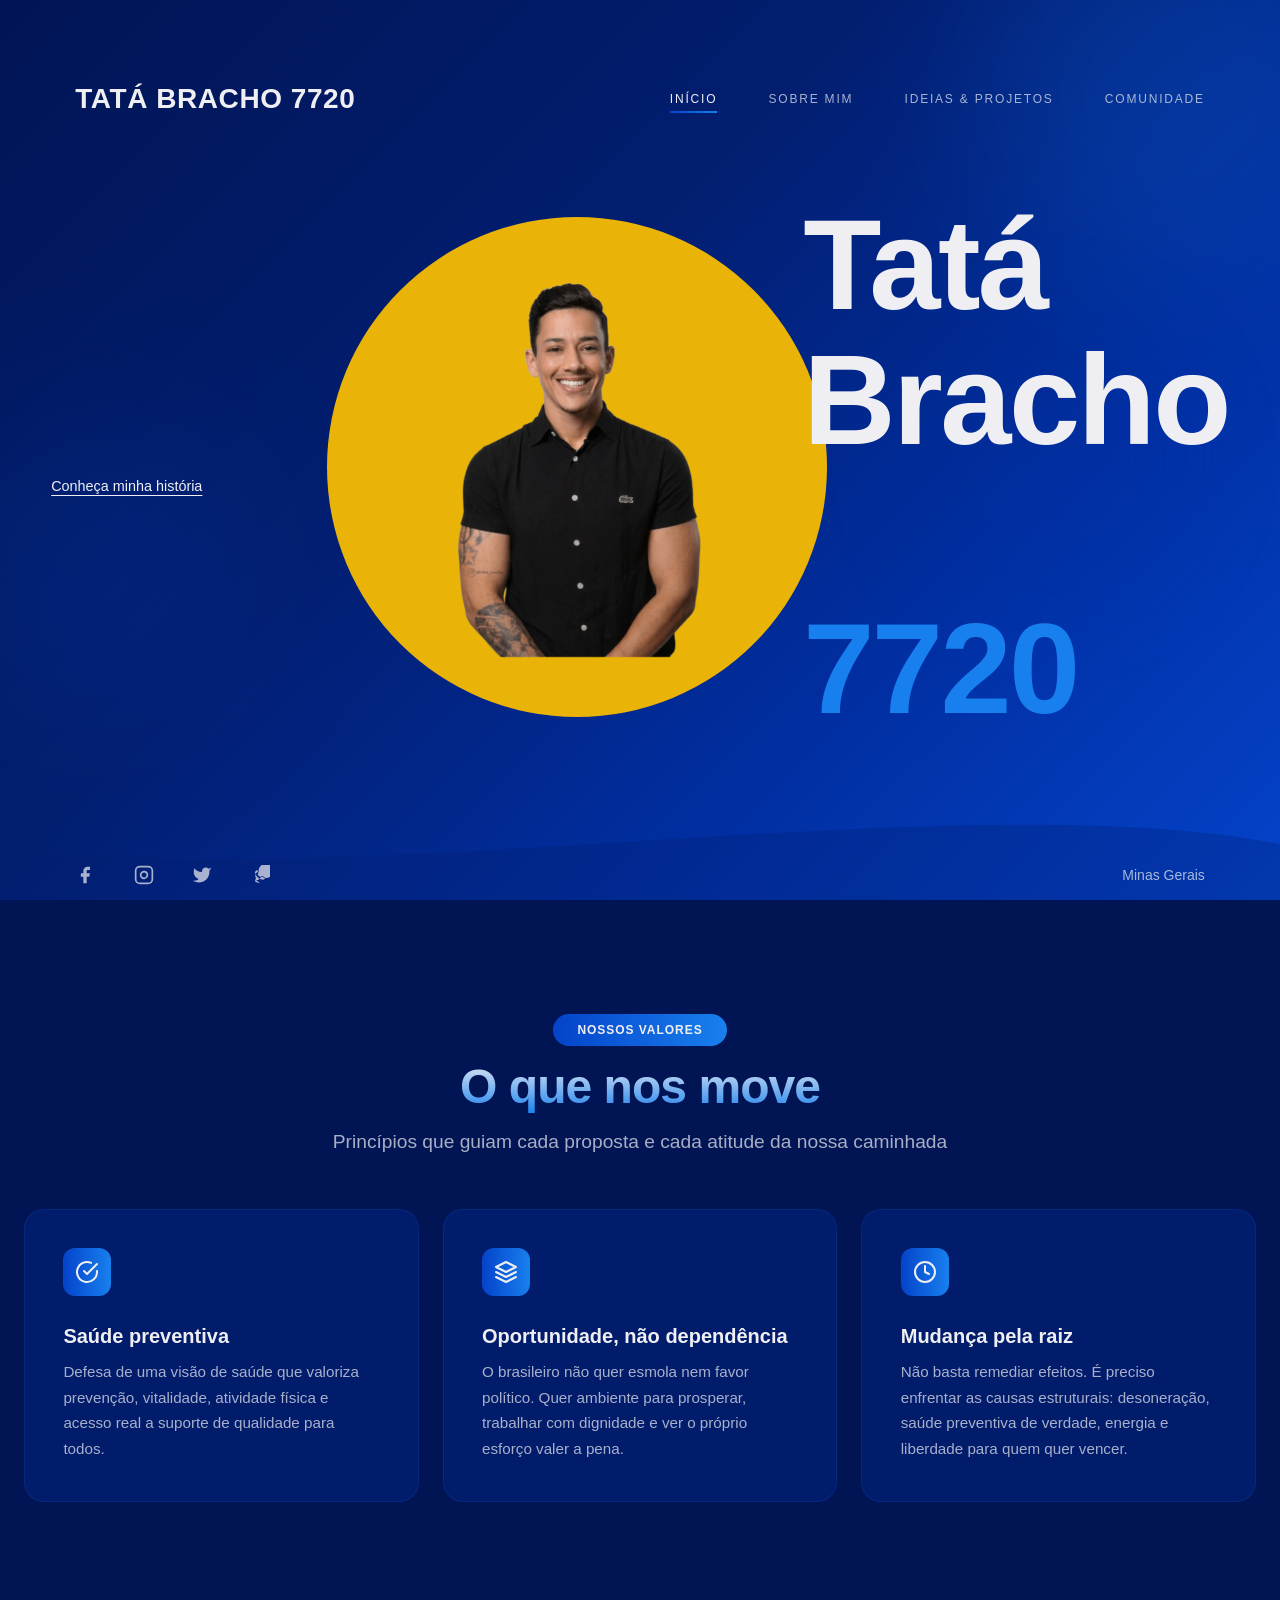
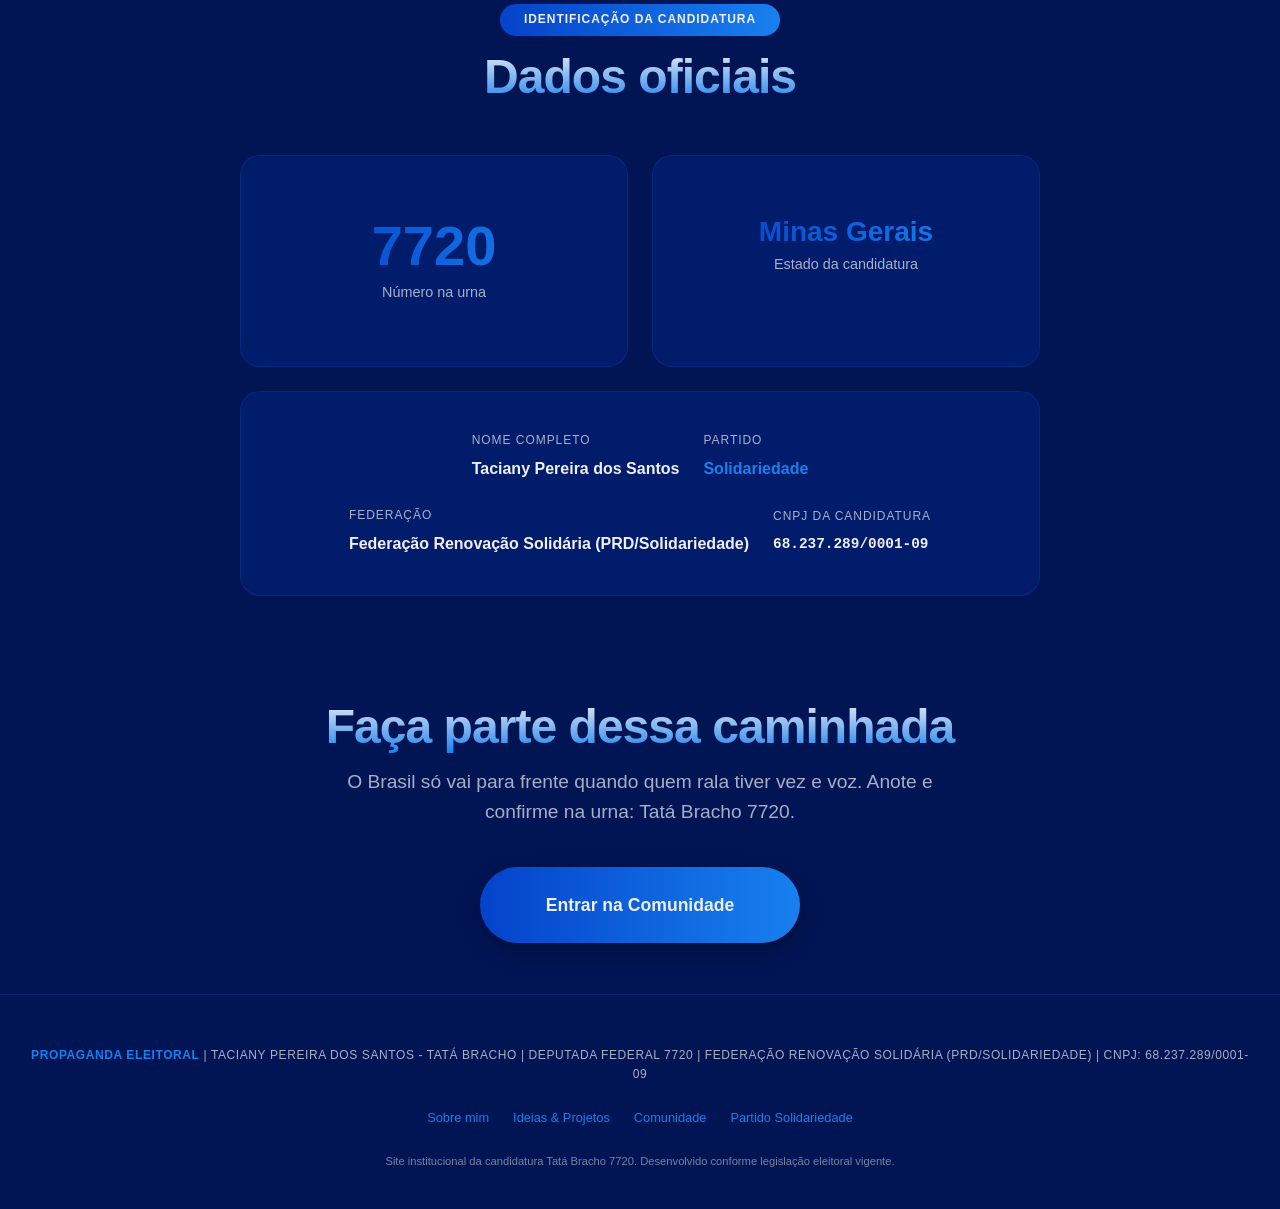
<file: index.html>
<!DOCTYPE html>
<html lang="pt-BR">
<head>
  <meta charset="UTF-8">
  <meta name="viewport" content="width=device-width, initial-scale=1.0">
  <meta name="description" content="Tatá Bracho 7720 — Candidata a Deputada Federal por Minas Gerais. Força, confiança, modernidade e compromisso com o povo brasileiro.">
  <title>Tatá Bracho 7720 | Deputada Federal por Minas Gerais</title>
  <link rel="preconnect" href="https://fonts.googleapis.com">
  <link rel="preconnect" href="https://fonts.gstatic.com" crossorigin>
  <link rel="stylesheet" href="styles.css">
</head>
<body>
  <a href="#main-content" class="skip-link">Pular para o conteúdo principal</a>

  <header class="site-header site-header--floating">
  <div class="minimalist-hero-header">
    <a href="index.html" class="minimalist-hero-logo" aria-label="Tatá Bracho 7720 - Início">
      Tatá Bracho 7720
    </a>
    <nav class="minimalist-hero-nav" aria-label="Navegação principal">
      <a href="index.html" class="minimalist-nav-link active" aria-current="page">Início</a>
      <a href="sobre.html" class="minimalist-nav-link">Sobre mim</a>
      <a href="ideias-projetos.html" class="minimalist-nav-link">Ideias & Projetos</a>
      <a href="comunidade.html" class="minimalist-nav-link">Comunidade</a>
    </nav>
  </div>
</header>
  </header>

    <div class="bg-gradient"></div>
    <div class="orb orb-1"></div>
    <div class="orb orb-2"></div>
    <div class="orb orb-3"></div>
    <div class="wave"></div>
  </div>

  <main id="main-content" role="main">
<section class="minimalist-hero" aria-labelledby="hero-title">
      <!-- 1. NAV DENTRO DO HERO (não fixed fora) -->
      <header class="minimalist-hero-header">
        <a href="index.html" class="minimalist-hero-logo animate-fade-in-left" aria-label="Tatá Bracho 7720 - Início">
          Tatá Bracho 7720
        </a>
        <nav class="minimalist-hero-nav animate-fade-in-right" aria-label="Navegação principal">
          <a href="index.html" class="minimalist-nav-link active" aria-current="page">Início</a>
          <a href="sobre.html" class="minimalist-nav-link">Sobre mim</a>
          <a href="ideias-projetos.html" class="minimalist-nav-link">Ideias & Projetos</a>
          <a href="comunidade.html" class="minimalist-nav-link">Comunidade</a>
        </nav>
        <button class="mobile-menu-btn animate-fade-in-right-delay" aria-expanded="false" aria-controls="mobile-nav" aria-label="Abrir menu">
          <span></span><span></span><span></span>
        </button>
      </header>

      <!-- 2. GRID DE CONTEÚDO = FLEX-GROW + ITEMS-CENTER -->
      <div class="minimalist-hero-content">
        <div class="minimalist-hero-left animate-fade-in-up" style="animation-delay: 0.6s;">
          <a href="sobre.html" class="minimalist-hero-read-more">Conheça minha história</a>
        </div>

        <div class="minimalist-hero-center animate-fade-in-scale" style="animation-delay: 0.2s;">
          <div class="minimalist-hero-circle" aria-hidden="true"></div>
          <div class="minimalist-hero-image-wrapper">
            <img src="tata-bracho-foto.png" alt="Tatá Bracho - Candidata a Deputada Federal" class="minimalist-hero-image" loading="eager">
          </div>
        </div>

        <div class="minimalist-hero-right animate-fade-in-up" style="animation-delay: 1.2s;">
          <h1 id="hero-title" class="minimalist-hero-overlay-text">
            <span class="minimalist-hero-overlay-part1">Tatá Bracho</span>
            <br>
            <span class="minimalist-hero-overlay-part2">7720</span>
          </h1>
        </div>
      </div>

      <!-- 3. FOOTER DO HERO -->
      <footer class="minimalist-hero-footer">
        <div class="minimalist-hero-social animate-fade-in-up" style="animation-delay: 1.2s;">
          <a href="#" class="minimalist-hero-social-link" aria-label="Facebook" target="_blank" rel="noopener noreferrer">
            <svg width="20" height="20" viewBox="0 0 24 24" fill="currentColor"><path d="M18 2h-3a5 5 0 0 0-5 5v3H7v4h3v8h4v-8h3l1-4h-4V7a1 1 0 0 1 1-1h3z"/></svg>
          </a>
          <a href="#" class="minimalist-hero-social-link" aria-label="Instagram" target="_blank" rel="noopener noreferrer">
            <svg width="20" height="20" viewBox="0 0 24 24" fill="none" stroke="currentColor" stroke-width="2"><rect x="2" y="2" width="20" height="20" rx="5"/><path d="M16 11.37A4 4 0 1 1 12.63 8 4 4 0 0 1 16 11.37z"/><line x1="17.5" y1="6.5" x2="17.51" y2="6.5"/></svg>
          </a>
          <a href="#" class="minimalist-hero-social-link" aria-label="Twitter" target="_blank" rel="noopener noreferrer">
            <svg width="20" height="20" viewBox="0 0 24 24" fill="currentColor"><path d="M23 3a10.9 10.9 0 0 1-3.14 1.53 4.48 4.48 0 0 0-7.86 3v1A10.66 10.66 0 0 1 3 4s-4 9 5 13a11.64 11.64 0 0 1-7 2c9 5 20 0 20-11.5a4.5 4.5 0 0 0-.08-.83A7.72 7.72 0 0 0 23 3z"/></svg>
          </a>
          <a href="https://wa.me/5511932201048" class="minimalist-hero-social-link" aria-label="WhatsApp" target="_blank" rel="noopener noreferrer">
            <svg width="20" height="20" viewBox="0 0 24 24" fill="currentColor"><path d="M17.472 14.382c-.297-.149-1.758-.867-2.03-.967-.273-.099-.471-.148-.67.15-.197.297-.767.966-.94 1.164-.173.199-.347.223-.644.075-.297-.15-1.255-.463-2.39-1.475-.883-.788-1.48-1.761-1.653-2.059-.173-.297-.018-.454.13-.606.134-.133.298-.347.446-.52.149-.174.198-.298.298-.472.099-.174.05-.372-.025-.52-.075-.149-.669-1.612-.916-2.207-.242-.579-.487-.5-.669-.51-.173-.008-.372-.01-.57-.01-.198 0-.52.074-.792.372-.272.297-1.04 1.016-1.04 2.479 0 1.462 1.065 2.875 1.213 3.074.149.198 2.096 3.2 5.077 4.487.709.306 1.263.489 1.694.625.712.227 1.36.195 1.871.118.571-.085 1.758-.719 2.006-1.413.248-.694.248-1.289.173-1.413-.074-.124-.272-.198-.57-.347m-5.421 7.403h-.004a9.87 9.87 0 01-5.031-1.378 9.86 9.86 0 01-.397-.436c-.17-.206-.477-.538-.477-1.092 0-.403.083-.824.277-1.19.194-.366.407-1.072.563-1.52.157-.45.21-.813.087-1.066-.124-.255-.763-.966-.763-2.256 0-1.605.73-2.794 1.057-3.202.328-.409.737-.79 1.254-1.11.518-.32 1.13-.503 1.768-.527.73-.028 1.376.124 1.817.528.372.346.71.776 1.013 1.147.3.37.52.698.675.99.155.292.177.448.177.917 0 .586-.43 1.58-.694 2.137-.265.556-.63 1.18-1.08 1.845-.39.59-.783 1.107-1.078 1.42-.3.313-.683.603-1.077.798-.393.195-.88.292-1.4.292-.47 0-.953-.083-1.37-.248m2.89-10.892c0-4.641 4.08-8.625 9.071-8.625 5.02 0 9.07 3.984 9.07 8.625 0 4.61-4.06 8.625-9.07 8.625-5.01 0-9.07-4.015-9.07-8.625z"/></svg>
          </a>
        </div>
        <div class="minimalist-hero-location animate-fade-in-up" style="animation-delay: 1.3s;">Minas Gerais</div>
      </footer>
    </section>
</main>

    <section class="section" aria-labelledby="valores-title" data-od-id="valores">
      <div class="section-inner">
        <header class="section-header">
          <span class="section-eyebrow">Nossos valores</span>
          <h2 id="valores-title" class="section-title">O que nos move</h2>
          <p class="section-subtitle">Princípios que guiam cada proposta e cada atitude da nossa caminhada</p>
        </header>

        <div class="grid grid-3" role="list">
          <article class="card" role="listitem">
            <div class="card-icon" aria-hidden="true">
              <svg viewBox="0 0 24 24" fill="none" stroke="currentColor" stroke-width="2" stroke-linecap="round" stroke-linejoin="round"><path d="M22 11.08V12a10 10 0 1 1-5.93-9.14"/><polyline points="22 4 12 14.01 9 11.01"/></svg>
            </div>
            <h3 class="card-title">Saúde preventiva</h3>
            <p class="card-text">Defesa de uma visão de saúde que valoriza prevenção, vitalidade, atividade física e acesso real a suporte de qualidade para todos.</p>
          </article>

          <article class="card" role="listitem">
            <div class="card-icon" aria-hidden="true">
              <svg viewBox="0 0 24 24" fill="none" stroke="currentColor" stroke-width="2" stroke-linecap="round" stroke-linejoin="round"><path d="M12 2L2 7l10 5 10-5-10-5z"/><path d="M2 17l10 5 10-5"/><path d="M2 12l10 5 10-5"/></svg>
            </div>
            <h3 class="card-title">Oportunidade, não dependência</h3>
            <p class="card-text">O brasileiro não quer esmola nem favor político. Quer ambiente para prosperar, trabalhar com dignidade e ver o próprio esforço valer a pena.</p>
          </article>

          <article class="card" role="listitem">
            <div class="card-icon" aria-hidden="true">
              <svg viewBox="0 0 24 24" fill="none" stroke="currentColor" stroke-width="2" stroke-linecap="round" stroke-linejoin="round"><circle cx="12" cy="12" r="10"/><path d="M12 6v6l4 2"/></svg>
            </div>
            <h3 class="card-title">Mudança pela raiz</h3>
            <p class="card-text">Não basta remediar efeitos. É preciso enfrentar as causas estruturais: desoneração, saúde preventiva de verdade, energia e liberdade para quem quer vencer.</p>
          </article>
        </div>
      </div>
    </section>

    <section class="section" aria-labelledby="identificacao-title" data-od-id="identificacao">
      <div class="section-inner">
        <header class="section-header">
          <span class="section-eyebrow">Identificação da candidatura</span>
          <h2 id="identificacao-title" class="section-title">Dados oficiais</h2>
        </header>

        <div class="grid grid-2" style="max-width: 800px; margin: 0 auto;" role="list">
          <div class="card" role="listitem" style="text-align: center;">
            <div class="stat">
              <div class="stat-number">7720</div>
              <div class="stat-label">Número na urna</div>
            </div>
          </div>
          <div class="card" role="listitem" style="text-align: center;">
            <div class="stat">
              <div class="stat-number" style="font-size: clamp(1.25rem, 3vw, 1.75rem);">Minas Gerais</div>
              <div class="stat-label">Estado da candidatura</div>
            </div>
          </div>
          <div class="card" role="listitem" style="text-align: center; grid-column: span 2;">
            <div style="display: flex; flex-wrap: wrap; justify-content: center; gap: var(--space-md); align-items: center;">
              <div style="text-align: left;">
                <div style="font-size: 0.75rem; color: var(--fg-muted); text-transform: uppercase; letter-spacing: 0.08em; margin-bottom: var(--space-xs);">Nome completo</div>
                <div style="font-weight: 600;">Taciany Pereira dos Santos</div>
              </div>
              <div style="text-align: left;">
                <div style="font-size: 0.75rem; color: var(--fg-muted); text-transform: uppercase; letter-spacing: 0.08em; margin-bottom: var(--space-xs);">Partido</div>
                <div style="font-weight: 600; color: var(--accent-electric);">Solidariedade</div>
              </div>
              <div style="text-align: left;">
                <div style="font-size: 0.75rem; color: var(--fg-muted); text-transform: uppercase; letter-spacing: 0.08em; margin-bottom: var(--space-xs);">Federação</div>
                <div style="font-weight: 600;">Federação Renovação Solidária (PRD/Solidariedade)</div>
              </div>
              <div style="text-align: left;">
                <div style="font-size: 0.75rem; color: var(--fg-muted); text-transform: uppercase; letter-spacing: 0.08em; margin-bottom: var(--space-xs);">CNPJ da candidatura</div>
                <div style="font-weight: 600; font-family: monospace; font-size: 0.9rem;">68.237.289/0001-09</div>
              </div>
            </div>
          </div>
        </div>
      </div>
    </section>

    <section class="section" aria-labelledby="cta-title" data-od-id="cta-home">
      <div class="section-inner" style="text-align: center; max-width: 700px;">
        <h2 id="cta-title" class="section-title">Faça parte dessa caminhada</h2>
        <p class="section-subtitle" style="margin-bottom: var(--space-lg);">O Brasil só vai para frente quando quem rala tiver vez e voz. Anote e confirme na urna: Tatá Bracho 7720.</p>
        <a href="comunidade.html" class="btn btn-primary btn-lg" style="width: 100%; max-width: 320px;">Entrar na Comunidade</a>
      </div>
    </section>
  </main>

  <footer class="site-footer" role="contentinfo">
    <div class="footer-inner">
      <p class="footer-compliance"><strong>PROPAGANDA ELEITORAL</strong> | Taciany Pereira dos Santos - Tatá Bracho | Deputada Federal 7720 | Federação Renovação Solidária (PRD/Solidariedade) | CNPJ: 68.237.289/0001-09</p>
      <div class="footer-info">
        <a href="sobre.html">Sobre mim</a>
        <a href="ideias-projetos.html">Ideias & Projetos</a>
        <a href="comunidade.html">Comunidade</a>
        <a href="https://solidariedade.org.br" target="_blank" rel="noopener noreferrer">Partido Solidariedade</a>
      </div>
      <p class="footer-copy">Site institucional da candidatura Tatá Bracho 7720. Desenvolvido conforme legislação eleitoral vigente.</p>
    </div>
  </footer>

  <script>
  const mobileMenuBtn = document.querySelector('.mobile-menu-btn');
  const mobileNav = document.getElementById('mobile-nav');
  const siteHeader = document.querySelector('.site-header');
  const heroSection = document.querySelector('.minimalist-hero > .minimalist-hero-header');

  if (mobileMenuBtn && mobileNav) {
    mobileMenuBtn.addEventListener('click', () => {
      const expanded = mobileMenuBtn.getAttribute('aria-expanded') === 'true';
      mobileMenuBtn.setAttribute('aria-expanded', !expanded);
      mobileNav.style.display = expanded ? 'none' : 'flex';
    });

    mobileNav.querySelectorAll('.nav-link').forEach(link => {
      link.addEventListener('click', () => {
        mobileMenuBtn.setAttribute('aria-expanded', 'false');
        mobileNav.style.display = 'none';
      });
    });

    document.addEventListener('click', (e) => {
      if (!mobileMenuBtn.contains(e.target) && !mobileNav.contains(e.target)) {
        mobileMenuBtn.setAttribute('aria-expanded', 'false');
        mobileNav.style.display = 'none';
      }
    });
  }

// Show/hide fixed header based on hero section visibility
    const heroObserver = new IntersectionObserver((entries) => {
      entries.forEach(entry => {
        if (entry.isIntersecting) {
          siteHeader.classList.remove('visible');
        } else {
          siteHeader.classList.add('visible');
        }
      });
    }, { rootMargin: '0px 0px 0px 0px', threshold: 0 });

  if (heroSection) {
    heroObserver.observe(heroSection);
  }
</script>
</body>
</html>
</file>
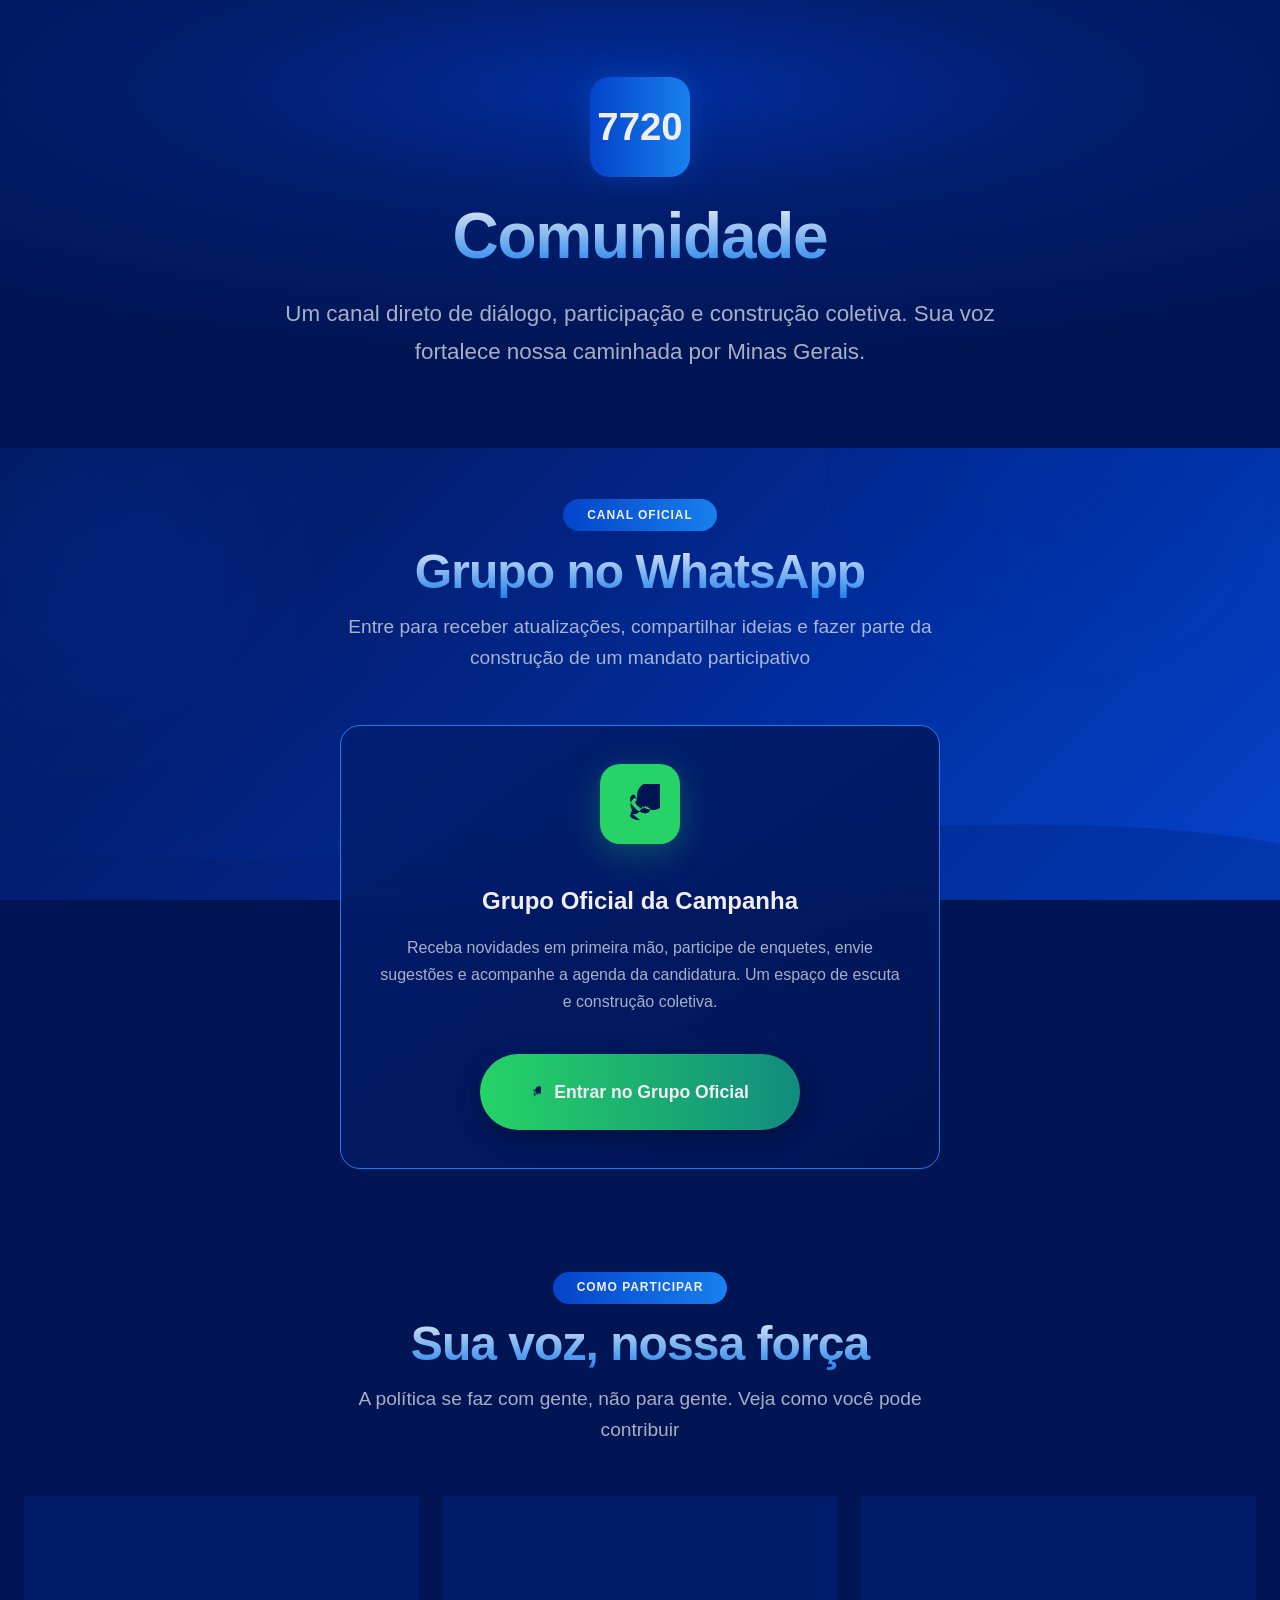
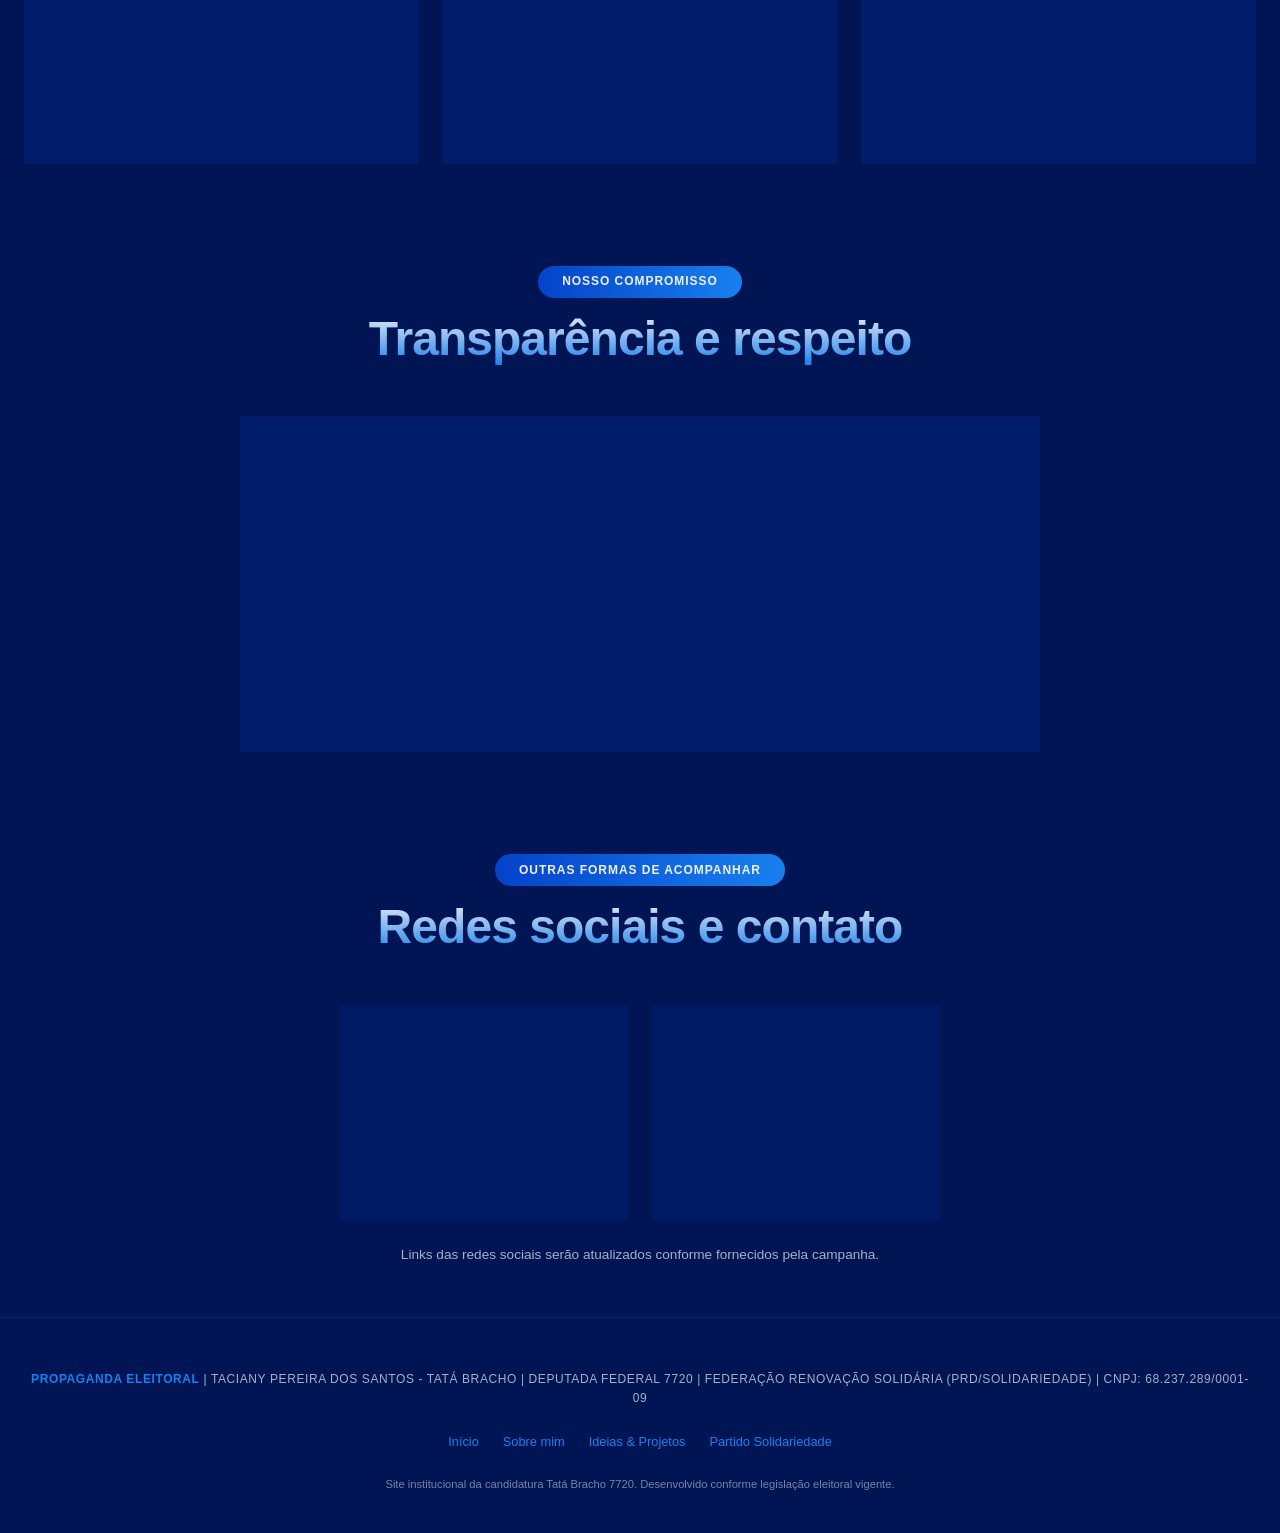
<file: comunidade.html>
<!DOCTYPE html>
<html lang="pt-BR">
<head>
  <meta charset="UTF-8">
  <meta name="viewport" content="width=device-width, initial-scale=1.0">
  <meta name="description" content="Comunidade Tatá Bracho 7720: entre no grupo oficial de WhatsApp e participe da caminhada. Candidata a Deputada Federal por Minas Gerais.">
  <title>Comunidade | Tatá Bracho 7720</title>
  <link rel="stylesheet" href="styles.css">
</head>
<body>
  <a href="#main-content" class="skip-link">Pular para o conteúdo principal</a>

  <div class="background-layers">
    <div class="bg-gradient"></div>
    <div class="orb orb-1"></div>
    <div class="orb orb-2"></div>
    <div class="orb orb-3"></div>
    <div class="wave"></div>
  </div>

  <header class="site-header" role="banner">
    <div class="header-inner">
      <a href="index.html" class="logo animate-fade-in-left" aria-label="Tatá Bracho 7720 - Início">
        <div class="logo-mark" aria-hidden="true">TB</div>
        <div class="logo-text">
          <span class="logo-name">Tatá Bracho</span>
          <span class="logo-number">7720</span>
        </div>
      </a>

      <nav class="nav animate-fade-in-right" role="navigation" aria-label="Menu principal">
        <a href="index.html" class="nav-link">Início</a>
        <a href="sobre.html" class="nav-link">Sobre mim</a>
        <a href="ideias-projetos.html" class="nav-link">Ideias & Projetos</a>
        <a href="comunidade.html" class="nav-link active" aria-current="page">Comunidade</a>
      </nav>

      <button class="mobile-menu-btn animate-fade-in-right-delay" aria-expanded="false" aria-controls="mobile-nav" aria-label="Abrir menu">
        <span></span><span></span><span></span>
      </button>
    </div>

    <nav id="mobile-nav" class="nav" role="navigation" aria-label="Menu mobile" style="display: none; flex-direction: column; padding: var(--space-md); border-top: 1px solid var(--card-border);">
      <a href="index.html" class="nav-link">Início</a>
      <a href="sobre.html" class="nav-link">Sobre mim</a>
      <a href="ideias-projetos.html" class="nav-link">Ideias & Projetos</a>
      <a href="comunidade.html" class="nav-link active" aria-current="page">Comunidade</a>
    </nav>
  </header>

  <main id="main-content" role="main">
    <section class="page-hero" aria-labelledby="hero-title">
      <div class="section-inner">
        <div class="number-badge" aria-hidden="true">7720</div>
        <h1 id="hero-title" class="page-hero-title">Comunidade</h1>
        <p class="page-hero-subtitle">Um canal direto de diálogo, participação e construção coletiva. Sua voz fortalece nossa caminhada por Minas Gerais.</p>
      </div>
    </section>

    <section class="section" aria-labelledby="whatsapp-title" data-od-id="whatsapp-cta">
      <div class="section-inner">
        <header class="section-header">
          <span class="section-eyebrow">Canal oficial</span>
          <h2 id="whatsapp-title" class="section-title">Grupo no WhatsApp</h2>
          <p class="section-subtitle">Entre para receber atualizações, compartilhar ideias e fazer parte da construção de um mandato participativo</p>
        </header>

        <div class="card" style="max-width: 600px; margin: 0 auto; text-align: center; background: var(--gradient-card); border-color: var(--accent-electric);">
          <div style="width: 80px; height: 80px; background: #25D366; border-radius: var(--radius-lg); display: flex; align-items: center; justify-content: center; margin: 0 auto var(--space-lg); box-shadow: 0 8px 32px rgba(37, 211, 102, 0.3);">
            <svg width="40" height="40" viewBox="0 0 24 24" fill="#011555" aria-hidden="true"><path d="M17.472 14.382c-.297-.149-1.758-.867-2.03-.967-.273-.099-.471-.148-.67.15-.197.297-.767.966-.94 1.164-.173.199-.347.223-.644.075-.297-.15-1.255-.463-2.39-1.475-.883-.788-1.48-1.761-1.653-2.059-.173-.297-.018-.454.13-.606.134-.133.298-.347.446-.52.149-.174.198-.298.298-.472.099-.174.05-.372-.025-.52-.075-.149-.669-1.612-.916-2.207-.242-.579-.487-.5-.669-.51-.173-.008-.372-.01-.57-.01-.198 0-.52.074-.792.372-.272.297-1.04 1.016-1.04 2.479 0 1.462 1.065 2.875 1.213 3.074.149.198 2.096 3.2 5.077 4.487.709.306 1.263.489 1.694.625.712.227 1.36.195 1.871.118.571-.085 1.758-.719 2.006-1.413.248-.694.248-1.289.173-1.413-.074-.124-.272-.198-.57-.347m-5.421 7.403h-.004a9.87 9.87 0 01-5.031-1.378 9.86 9.86 0 01-.397-.436c-.17-.206-.477-.538-.477-1.092 0-.403.083-.824.277-1.19.194-.366.407-1.072.563-1.52.157-.45.21-.813.087-1.066-.124-.255-.763-.966-.763-2.256 0-1.605.73-2.794 1.057-3.202.328-.409.737-.79 1.254-1.11.518-.32 1.13-.503 1.768-.527.73-.028 1.376.124 1.817.528.372.346.71.776 1.013 1.147.3.37.52.698.675.99.155.292.177.448.177.917 0 .586-.43 1.58-.694 2.137-.265.556-.63 1.18-1.08 1.845-.39.59-.783 1.107-1.078 1.42-.3.313-.683.603-1.077.798-.393.195-.88.292-1.4.292-.47 0-.953-.083-1.37-.248m2.89-10.892c0-4.641 4.08-8.625 9.071-8.625 5.02 0 9.07 3.984 9.07 8.625 0 4.61-4.06 8.625-9.07 8.625-5.01 0-9.07-4.015-9.07-8.625z"/></svg>
          </div>
          <h3 style="font-size: 1.5rem; font-weight: 700; margin-bottom: var(--space-sm); color: var(--fg-light);">Grupo Oficial da Campanha</h3>
          <p style="color: var(--fg-muted); margin-bottom: var(--space-lg); line-height: 1.7;">Receba novidades em primeira mão, participe de enquetes, envie sugestões e acompanhe a agenda da candidatura. Um espaço de escuta e construção coletiva.</p>
          <a href="#" id="whatsapp-link" class="btn btn-primary btn-lg" style="width: 100%; max-width: 320px; background: linear-gradient(90deg, #25D366 0%, #128C7E 100%);" aria-label="Entrar no grupo oficial do WhatsApp da Tatá Bracho 7720">
            <svg width="20" height="20" viewBox="0 0 24 24" fill="#011555" aria-hidden="true"><path d="M17.472 14.382c-.297-.149-1.758-.867-2.03-.967-.273-.099-.471-.148-.67.15-.197.297-.767.966-.94 1.164-.173.199-.347.223-.644.075-.297-.15-1.255-.463-2.39-1.475-.883-.788-1.48-1.761-1.653-2.059-.173-.297-.018-.454.13-.606.134-.133.298-.347.446-.52.149-.174.198-.298.298-.472.099-.174.05-.372-.025-.52-.075-.149-.669-1.612-.916-2.207-.242-.579-.487-.5-.669-.51-.173-.008-.372-.01-.57-.01-.198 0-.52.074-.792.372-.272.297-1.04 1.016-1.04 2.479 0 1.462 1.065 2.875 1.213 3.074.149.198 2.096 3.2 5.077 4.487.709.306 1.263.489 1.694.625.712.227 1.36.195 1.871.118.571-.085 1.758-.719 2.006-1.413.248-.694.248-1.289.173-1.413-.074-.124-.272-.198-.57-.347m-5.421 7.403h-.004a9.87 9.87 0 01-5.031-1.378 9.86 9.86 0 01-.397-.436c-.17-.206-.477-.538-.477-1.092 0-.403.083-.824.277-1.19.194-.366.407-1.072.563-1.52.157-.45.21-.813.087-1.066-.124-.255-.763-.966-.763-2.256 0-1.605.73-2.794 1.057-3.202.328-.409.737-.79 1.254-1.11.518-.32 1.13-.503 1.768-.527.73-.028 1.376.124 1.817.528.372.346.71.776 1.013 1.147.3.37.52.698.675.99.155.292.177.448.177.917 0 .586-.43 1.58-.694 2.137-.265.556-.63 1.18-1.08 1.845-.39.59-.783 1.107-1.078 1.42-.3.313-.683.603-1.077.798-.393.195-.88.292-1.4.292-.47 0-.953-.083-1.37-.248m2.89-10.892c0-4.641 4.08-8.625 9.071-8.625 5.02 0 9.07 3.984 9.07 8.625 0 4.61-4.06 8.625-9.07 8.625-5.01 0-9.07-4.015-9.07-8.625z"/></svg>
            Entrar no Grupo Oficial
          </a>
          <p id="whatsapp-notice" style="margin-top: var(--space-md); font-size: 0.85rem; color: var(--fg-muted); display: none;">Link do WhatsApp ainda não fornecido pela campanha. Atualizaremos assim que disponível.</p>
        </div>
      </div>
    </section>

    <section class="section" aria-labelledby="participacao-title" data-od-id="participacao">
      <div class="section-inner">
        <header class="section-header">
          <span class="section-eyebrow">Como participar</span>
          <h2 id="participacao-title" class="section-title">Sua voz, nossa força</h2>
          <p class="section-subtitle">A política se faz com gente, não para gente. Veja como você pode contribuir</p>
        </header>

        <div class="grid grid-3" role="list">
          <article class="card" role="listitem">
            <div class="card-icon" aria-hidden="true">
              <svg viewBox="0 0 24 24" fill="none" stroke="currentColor" stroke-width="2" stroke-linecap="round" stroke-linejoin="round"><path d="M21 15a2 2 0 0 1-2 2H7l-4 4V5a2 2 0 0 1 2-2h14a2 2 0 0 1 2 2z"/></svg>
            </div>
            <h3 class="card-title">Compartilhe suas ideias</h3>
            <p class="card-text">Envie propostas, denuncie problemas do seu bairro, sugira melhorias. Cada mensagem é lida e considerada.</p>
          </article>

          <article class="card" role="listitem">
            <div class="card-icon" aria-hidden="true">
              <svg viewBox="0 0 24 24" fill="none" stroke="currentColor" stroke-width="2" stroke-linecap="round" stroke-linejoin="round"><path d="M17 21v-2a4 4 0 0 0-4-4H5a4 4 0 0 0-4 4v2"/><circle cx="9" cy="7" r="4"/><path d="M23 21v-2a4 4 0 0 0-3-3.87"/><path d="M16 3.13a4 4 0 0 1 0 7.75"/></svg>
            </div>
            <h3 class="card-title">Convide quem você confia</h3>
            <p class="card-text">Compartilhe o grupo com familiares, amigos e vizinhos. Quanto mais gente, mais forte nossa voz em Brasília.</p>
          </article>

          <article class="card" role="listitem">
            <div class="card-icon" aria-hidden="true">
              <svg viewBox="0 0 24 24" fill="none" stroke="currentColor" stroke-width="2" stroke-linecap="round" stroke-linejoin="round"><circle cx="12" cy="12" r="10"/><path d="M12 6v6l4 2"/></svg>
            </div>
            <h3 class="card-title">Acompanhe a agenda</h3>
            <p class="card-text">Fique por dentro de encontros, lives, caminhadas e eventos presenciais em Minas Gerais.</p>
          </article>
        </div>
      </div>
    </section>

    <section class="section" aria-labelledby="compromisso-title" data-od-id="compromisso">
      <div class="section-inner">
        <header class="section-header">
          <span class="section-eyebrow">Nosso compromisso</span>
          <h2 id="compromisso-title" class="section-title">Transparência e respeito</h2>
        </header>

        <div class="card" style="max-width: 800px; margin: 0 auto;">
          <ul style="color: var(--fg-light); line-height: 2; font-size: clamp(1rem, 1.2vw, 1.1rem); padding-left: var(--space-lg);">
            <li>Seus dados são usados apenas para fins da campanha, conforme a legislação eleitoral e a LGPD.</li>
            <li>Não compramos listas de contatos. Não fazemos telemarketing. Não disparamos mensagens em massa sem consentimento.</li>
            <li>O grupo é moderado para manter o ambiente respeitoso e focado no debate de ideias.</li>
            <li>Toda automação de mensagens, se houver, passará por revisão jurídica e da equipe da campanha.</li>
            <li>Você pode sair do grupo a qualquer momento. Sua participação é livre e voluntária.</li>
          </ul>
        </div>
      </div>
    </section>

    <section class="section" aria-labelledby="outros-canais-title" data-od-id="outros-canais">
      <div class="section-inner">
        <header class="section-header">
          <span class="section-eyebrow">Outras formas de acompanhar</span>
          <h2 id="outros-canais-title" class="section-title">Redes sociais e contato</h2>
        </header>

        <div class="grid grid-2" style="max-width: 600px; margin: 0 auto;" role="list">
          <a href="#" class="card" role="listitem" style="text-align: center; text-decoration: none; opacity: 0.7;">
            <div class="card-icon" aria-hidden="true" style="background: var(--card-border); margin: 0 auto var(--space-md);">
              <svg viewBox="0 0 24 24" fill="none" stroke="currentColor" stroke-width="2" stroke-linecap="round" stroke-linejoin="round"><path d="M18 2h-3a5 5 0 0 0-5 5v3H7v4h3v8h4v-8h3l1-4h-4V7a1 1 0 0 1 1-1h3z"/></svg>
            </div>
            <h3 class="card-title">Facebook</h3>
            <p class="card-text">Página oficial da campanha</p>
          </a>

          <a href="#" class="card" role="listitem" style="text-align: center; text-decoration: none; opacity: 0.7;">
            <div class="card-icon" aria-hidden="true" style="background: var(--card-border); margin: 0 auto var(--space-md);">
              <svg viewBox="0 0 24 24" fill="none" stroke="currentColor" stroke-width="2" stroke-linecap="round" stroke-linejoin="round"><rect x="2" y="2" width="20" height="20" rx="5" ry="5"/><path d="M16 11.37A4 4 0 1 1 12.63 8 4 4 0 0 1 16 11.37z"/><line x1="17.5" y1="6.5" x2="17.51" y2="6.5"/></svg>
            </div>
            <h3 class="card-title">Instagram</h3>
            <p class="card-text">@tadeufranca_terapeuta</p>
          </a>
        </div>
        <p style="text-align: center; margin-top: var(--space-md); font-size: 0.85rem; color: var(--fg-muted);">Links das redes sociais serão atualizados conforme fornecidos pela campanha.</p>
      </div>
    </section>
  </main>

  <footer class="site-footer" role="contentinfo">
    <div class="footer-inner">
      <p class="footer-compliance"><strong>PROPAGANDA ELEITORAL</strong> | Taciany Pereira dos Santos - Tatá Bracho | Deputada Federal 7720 | Federação Renovação Solidária (PRD/Solidariedade) | CNPJ: 68.237.289/0001-09</p>
      <div class="footer-info">
        <a href="index.html">Início</a>
        <a href="sobre.html">Sobre mim</a>
        <a href="ideias-projetos.html">Ideias & Projetos</a>
        <a href="https://solidariedade.org.br" target="_blank" rel="noopener noreferrer">Partido Solidariedade</a>
      </div>
      <p class="footer-copy">Site institucional da candidatura Tatá Bracho 7720. Desenvolvido conforme legislação eleitoral vigente.</p>
    </div>
  </footer>

  <script>
    const mobileMenuBtn = document.querySelector('.mobile-menu-btn');
    const mobileNav = document.getElementById('mobile-nav');
    const whatsappLink = document.getElementById('whatsapp-link');
    const whatsappNotice = document.getElementById('whatsapp-notice');

    mobileMenuBtn.addEventListener('click', () => {
      const expanded = mobileMenuBtn.getAttribute('aria-expanded') === 'true';
      mobileMenuBtn.setAttribute('aria-expanded', !expanded);
      mobileNav.style.display = expanded ? 'none' : 'flex';
    });

    mobileNav.querySelectorAll('.nav-link').forEach(link => {
      link.addEventListener('click', () => {
        mobileMenuBtn.setAttribute('aria-expanded', 'false');
        mobileNav.style.display = 'none';
      });
    });

    document.addEventListener('click', (e) => {
      if (!mobileMenuBtn.contains(e.target) && !mobileNav.contains(e.target)) {
        mobileMenuBtn.setAttribute('aria-expanded', 'false');
        mobileNav.style.display = 'none';
      }
    });

    // WhatsApp link not yet provided - show notice
    whatsappLink.addEventListener('click', (e) => {
      e.preventDefault();
      whatsappNotice.style.display = 'block';
      whatsappLink.setAttribute('aria-disabled', 'true');
    });
  </script>
</body>
</html>
</file>
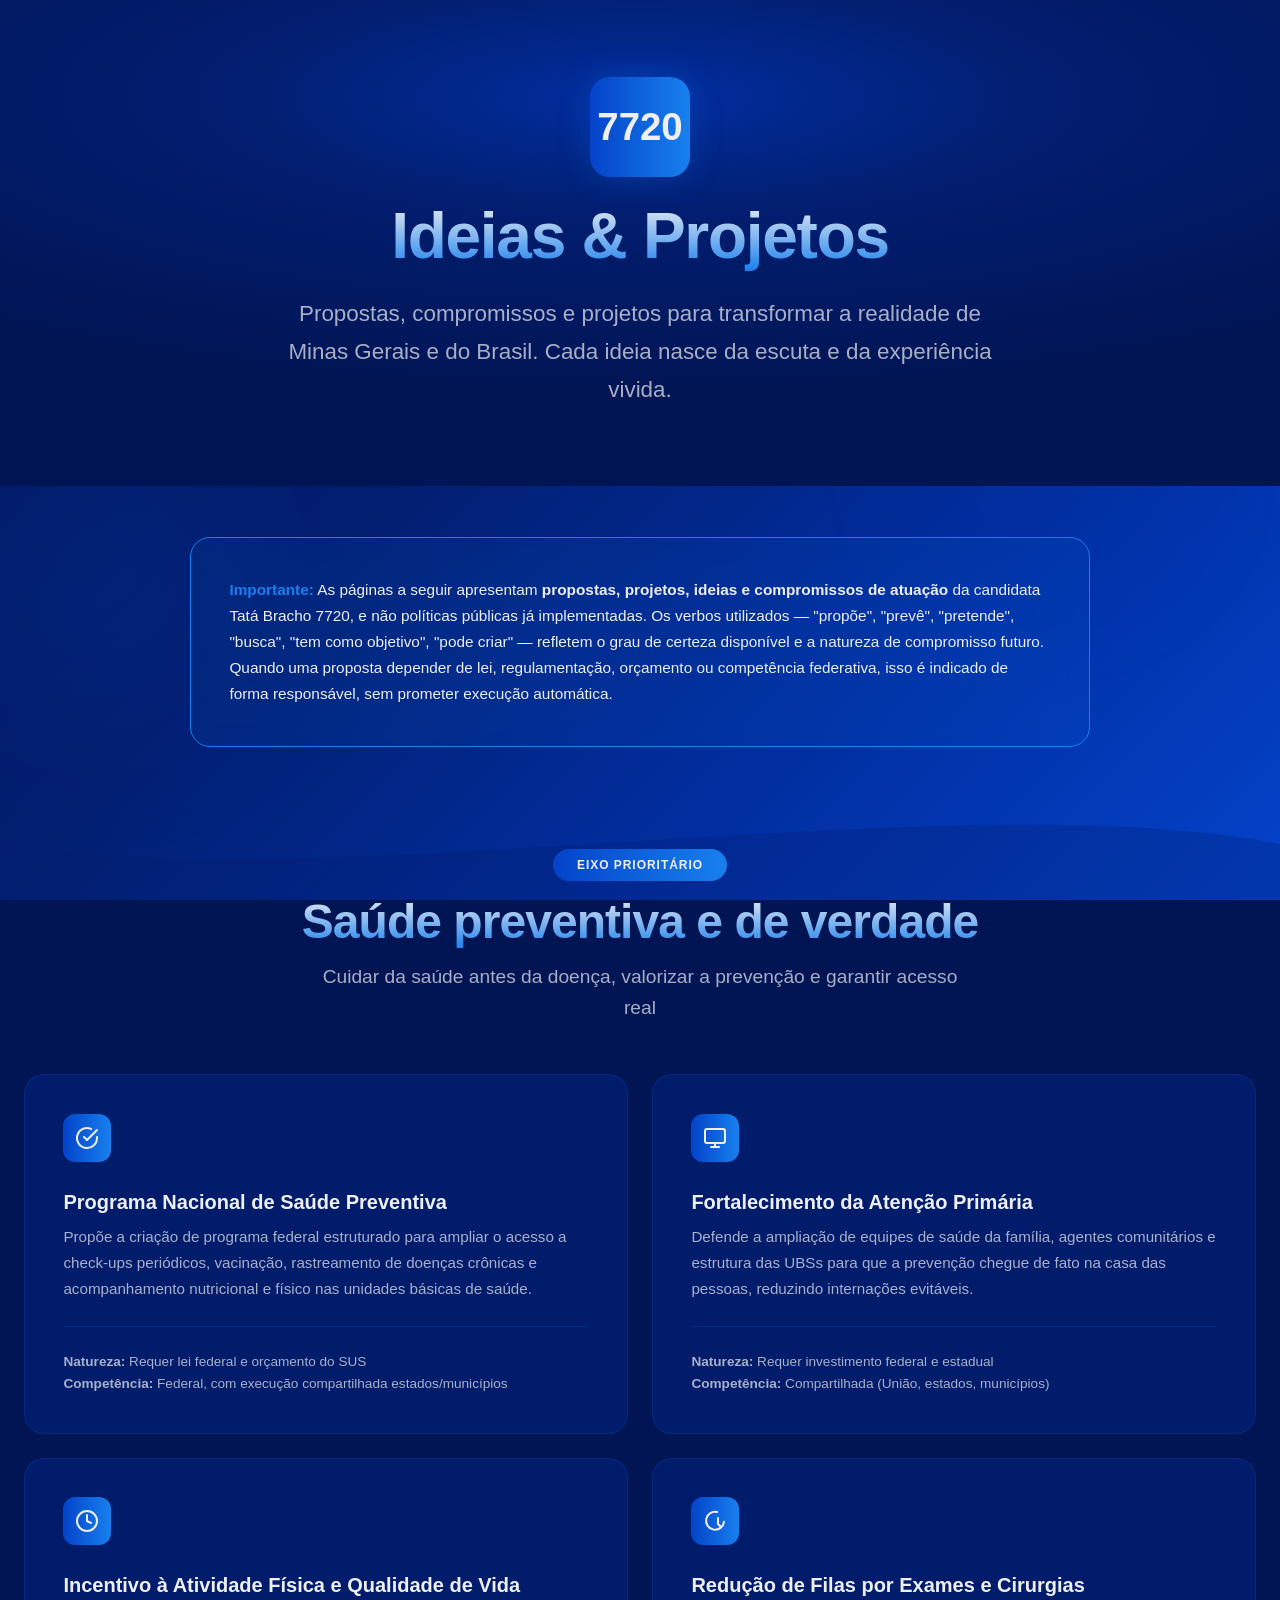
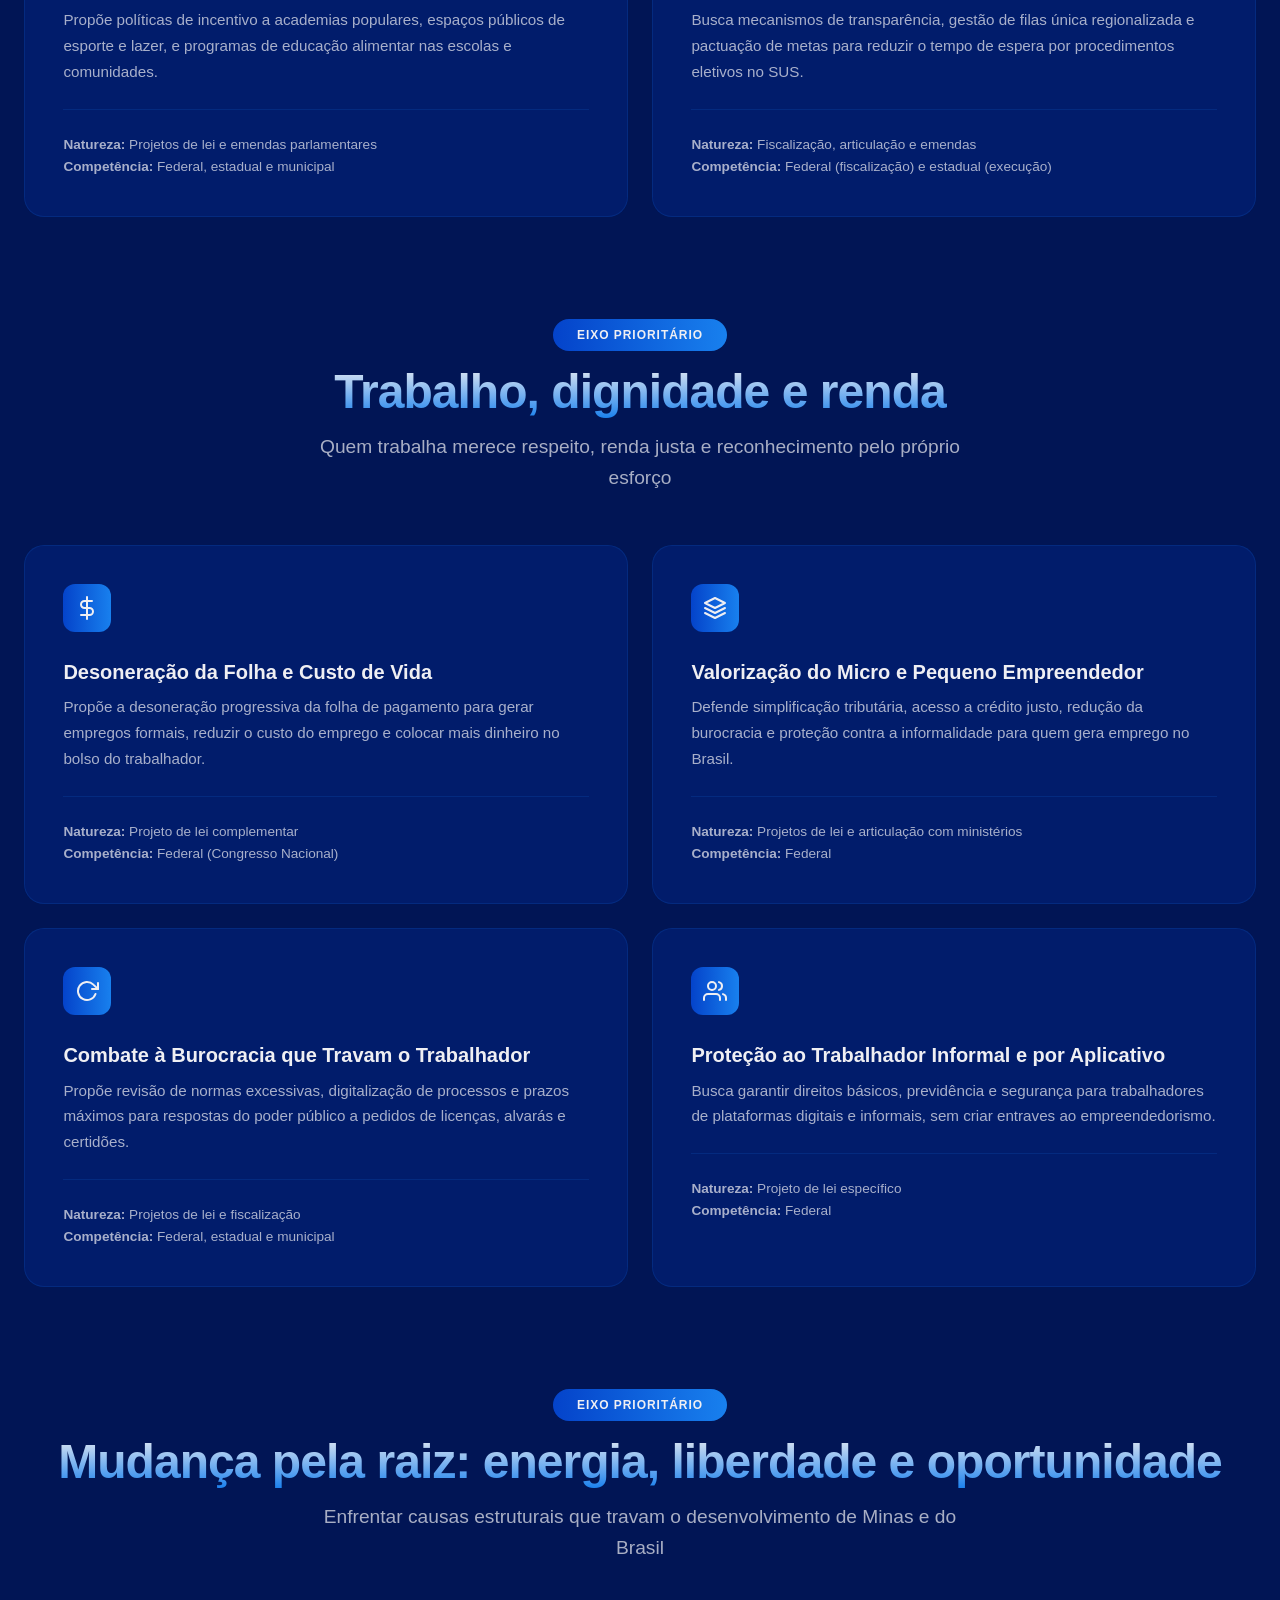
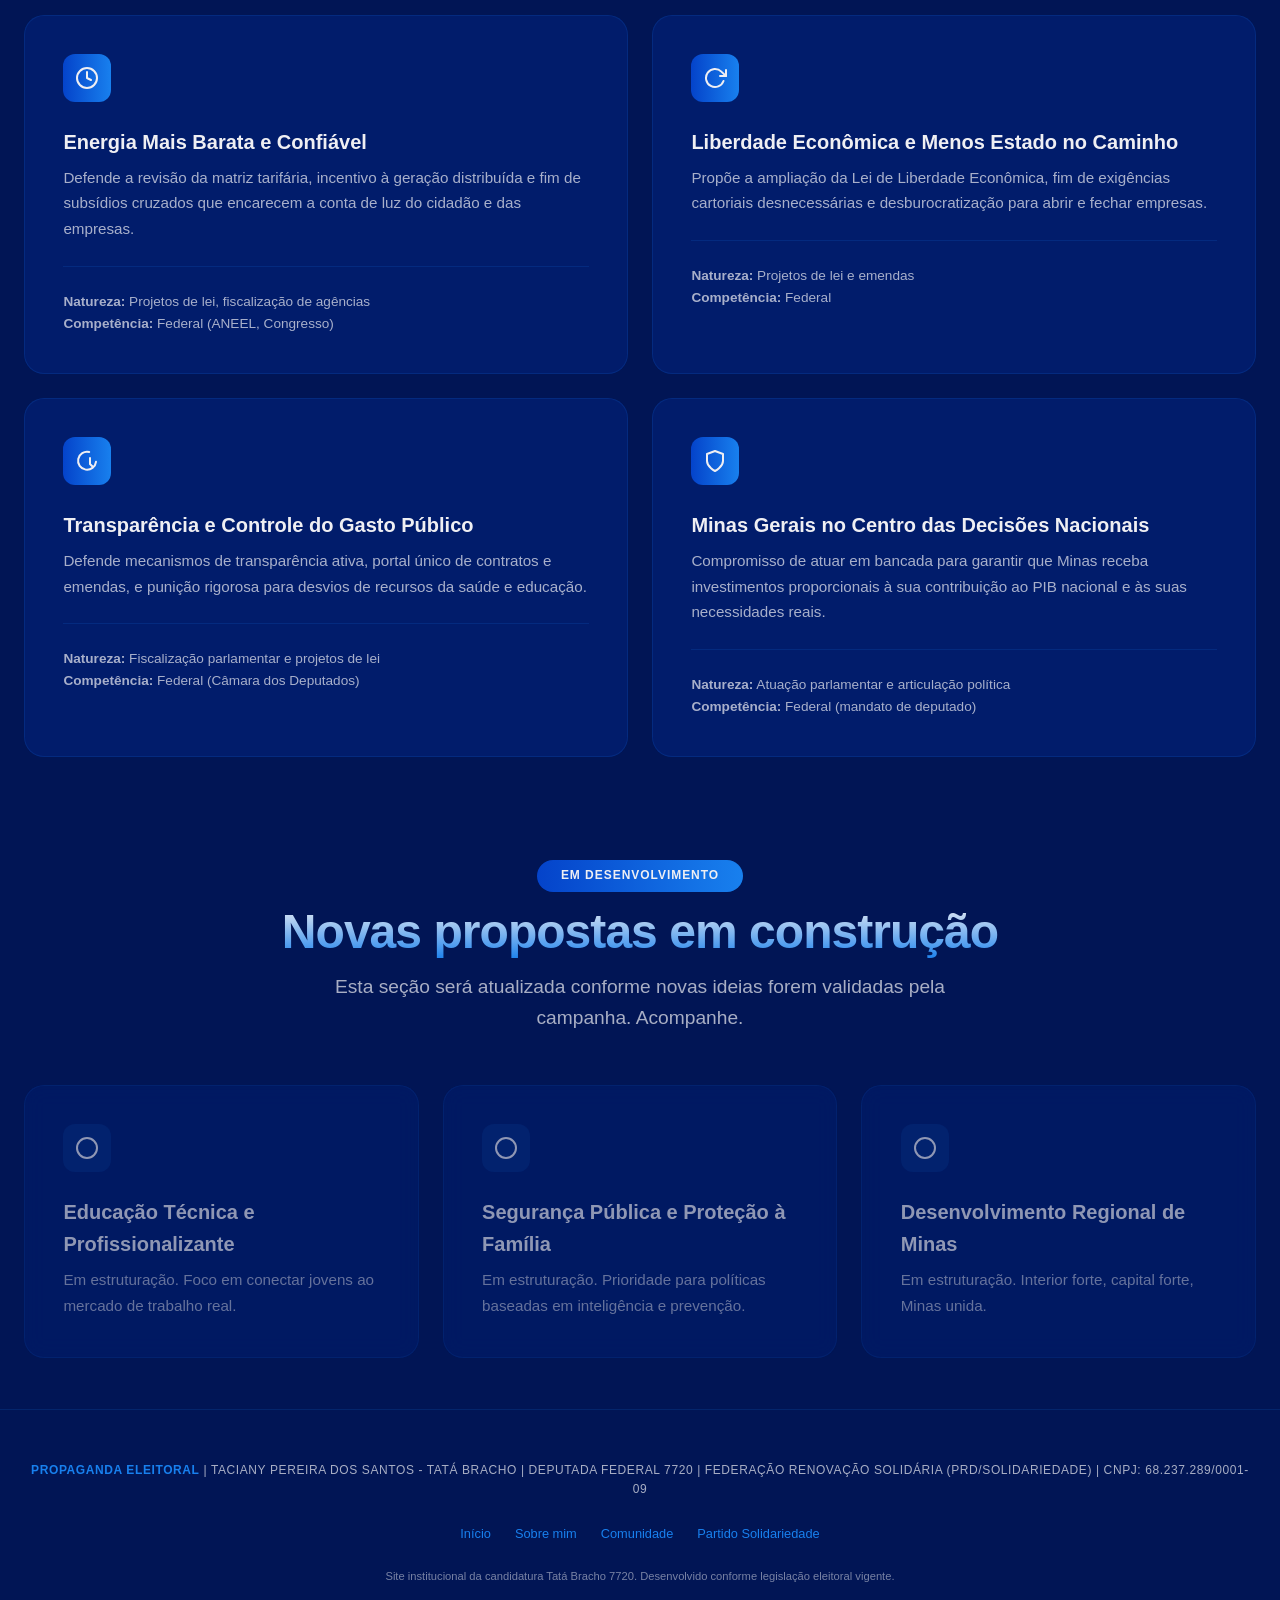
<file: ideias-projetos.html>
<!DOCTYPE html>
<html lang="pt-BR">
<head>
  <meta charset="UTF-8">
  <meta name="viewport" content="width=device-width, initial-scale=1.0">
  <meta name="description" content="Ideias e Projetos de Tatá Bracho 7720: propostas para saúde, trabalho, dignidade e mudança estrutural. Candidata a Deputada Federal por Minas Gerais.">
  <title>Ideias & Projetos | Tatá Bracho 7720</title>
  <link rel="stylesheet" href="styles.css">
</head>
<body>
  <a href="#main-content" class="skip-link">Pular para o conteúdo principal</a>

  <div class="background-layers">
    <div class="bg-gradient"></div>
    <div class="orb orb-1"></div>
    <div class="orb orb-2"></div>
    <div class="orb orb-3"></div>
    <div class="wave"></div>
  </div>

  <header class="site-header" role="banner">
    <div class="header-inner">
      <a href="index.html" class="logo animate-fade-in-left" aria-label="Tatá Bracho 7720 - Início">
        <div class="logo-mark" aria-hidden="true">TB</div>
        <div class="logo-text">
          <span class="logo-name">Tatá Bracho</span>
          <span class="logo-number">7720</span>
        </div>
      </a>

      <nav class="nav animate-fade-in-right" role="navigation" aria-label="Menu principal">
        <a href="index.html" class="nav-link">Início</a>
        <a href="sobre.html" class="nav-link">Sobre mim</a>
        <a href="ideias-projetos.html" class="nav-link active" aria-current="page">Ideias & Projetos</a>
        <a href="comunidade.html" class="nav-link">Comunidade</a>
      </nav>

      <button class="mobile-menu-btn animate-fade-in-right-delay" aria-expanded="false" aria-controls="mobile-nav" aria-label="Abrir menu">
        <span></span><span></span><span></span>
      </button>
    </div>

    <nav id="mobile-nav" class="nav" role="navigation" aria-label="Menu mobile" style="display: none; flex-direction: column; padding: var(--space-md); border-top: 1px solid var(--card-border);">
      <a href="index.html" class="nav-link">Início</a>
      <a href="sobre.html" class="nav-link">Sobre mim</a>
      <a href="ideias-projetos.html" class="nav-link active" aria-current="page">Ideias & Projetos</a>
      <a href="comunidade.html" class="nav-link">Comunidade</a>
    </nav>
  </header>

  <main id="main-content" role="main">
    <section class="page-hero" aria-labelledby="hero-title">
      <div class="section-inner">
        <div class="number-badge" aria-hidden="true">7720</div>
        <h1 id="hero-title" class="page-hero-title">Ideias & Projetos</h1>
        <p class="page-hero-subtitle">Propostas, compromissos e projetos para transformar a realidade de Minas Gerais e do Brasil. Cada ideia nasce da escuta e da experiência vivida.</p>
      </div>
    </section>

    <section class="section" aria-labelledby="aviso-title" data-od-id="aviso-propostas">
      <div class="section-inner">
        <div class="card" style="max-width: 900px; margin: 0 auto; border-color: var(--accent-electric); background: rgba(24, 128, 238, 0.08);">
          <p style="color: var(--fg-light); line-height: 1.7; font-size: clamp(0.95rem, 1.2vw, 1rem);">
            <strong style="color: var(--accent-electric);">Importante:</strong> As páginas a seguir apresentam <strong>propostas, projetos, ideias e compromissos de atuação</strong> da candidata Tatá Bracho 7720, e não políticas públicas já implementadas. Os verbos utilizados — "propõe", "prevê", "pretende", "busca", "tem como objetivo", "pode criar" — refletem o grau de certeza disponível e a natureza de compromisso futuro. Quando uma proposta depender de lei, regulamentação, orçamento ou competência federativa, isso é indicado de forma responsável, sem prometer execução automática.
          </p>
        </div>
      </div>
    </section>

    <section class="section" aria-labelledby="saude-title" data-od-id="eixo-saude">
      <div class="section-inner">
        <header class="section-header">
          <span class="section-eyebrow">Eixo prioritário</span>
          <h2 id="saude-title" class="section-title">Saúde preventiva e de verdade</h2>
          <p class="section-subtitle">Cuidar da saúde antes da doença, valorizar a prevenção e garantir acesso real</p>
        </header>

        <div class="grid grid-2" role="list">
          <article class="card" role="listitem">
            <div class="card-icon" aria-hidden="true">
              <svg viewBox="0 0 24 24" fill="none" stroke="currentColor" stroke-width="2" stroke-linecap="round" stroke-linejoin="round"><path d="M22 11.08V12a10 10 0 1 1-5.93-9.14"/><polyline points="22 4 12 14.01 9 11.01"/></svg>
            </div>
            <h3 class="card-title">Programa Nacional de Saúde Preventiva</h3>
            <p class="card-text">Propõe a criação de programa federal estruturado para ampliar o acesso a check-ups periódicos, vacinação, rastreamento de doenças crônicas e acompanhamento nutricional e físico nas unidades básicas de saúde.</p>
            <div style="margin-top: var(--space-md); padding-top: var(--space-md); border-top: 1px solid var(--card-border); font-size: 0.85rem; color: var(--fg-muted);">
              <strong>Natureza:</strong> Requer lei federal e orçamento do SUS<br>
              <strong>Competência:</strong> Federal, com execução compartilhada estados/municípios
            </div>
          </article>

          <article class="card" role="listitem">
            <div class="card-icon" aria-hidden="true">
              <svg viewBox="0 0 24 24" fill="none" stroke="currentColor" stroke-width="2" stroke-linecap="round" stroke-linejoin="round"><rect x="2" y="3" width="20" height="14" rx="2"/><path d="M8 21h8"/><path d="M12 17v4"/></svg>
            </div>
            <h3 class="card-title">Fortalecimento da Atenção Primária</h3>
            <p class="card-text">Defende a ampliação de equipes de saúde da família, agentes comunitários e estrutura das UBSs para que a prevenção chegue de fato na casa das pessoas, reduzindo internações evitáveis.</p>
            <div style="margin-top: var(--space-md); padding-top: var(--space-md); border-top: 1px solid var(--card-border); font-size: 0.85rem; color: var(--fg-muted);">
              <strong>Natureza:</strong> Requer investimento federal e estadual<br>
              <strong>Competência:</strong> Compartilhada (União, estados, municípios)
            </div>
          </article>

          <article class="card" role="listitem">
            <div class="card-icon" aria-hidden="true">
              <svg viewBox="0 0 24 24" fill="none" stroke="currentColor" stroke-width="2" stroke-linecap="round" stroke-linejoin="round"><circle cx="12" cy="12" r="10"/><path d="M12 6v6l4 2"/></svg>
            </div>
            <h3 class="card-title">Incentivo à Atividade Física e Qualidade de Vida</h3>
            <p class="card-text">Propõe políticas de incentivo a academias populares, espaços públicos de esporte e lazer, e programas de educação alimentar nas escolas e comunidades.</p>
            <div style="margin-top: var(--space-md); padding-top: var(--space-md); border-top: 1px solid var(--card-border); font-size: 0.85rem; color: var(--fg-muted);">
              <strong>Natureza:</strong> Projetos de lei e emendas parlamentares<br>
              <strong>Competência:</strong> Federal, estadual e municipal
            </div>
          </article>

          <article class="card" role="listitem">
            <div class="card-icon" aria-hidden="true">
              <svg viewBox="0 0 24 24" fill="none" stroke="currentColor" stroke-width="2" stroke-linecap="round" stroke-linejoin="round"><path d="M21 12.79A9 9 0 1 1 14.21 3"/><path d="M15 9v6l3 3"/></svg>
            </div>
            <h3 class="card-title">Redução de Filas por Exames e Cirurgias</h3>
            <p class="card-text">Busca mecanismos de transparência, gestão de filas única regionalizada e pactuação de metas para reduzir o tempo de espera por procedimentos eletivos no SUS.</p>
            <div style="margin-top: var(--space-md); padding-top: var(--space-md); border-top: 1px solid var(--card-border); font-size: 0.85rem; color: var(--fg-muted);">
              <strong>Natureza:</strong> Fiscalização, articulação e emendas<br>
              <strong>Competência:</strong> Federal (fiscalização) e estadual (execução)
            </div>
          </article>
        </div>
      </div>
    </section>

    <section class="section" aria-labelledby="trabalho-title" data-od-id="eixo-trabalho">
      <div class="section-inner">
        <header class="section-header">
          <span class="section-eyebrow">Eixo prioritário</span>
          <h2 id="trabalho-title" class="section-title">Trabalho, dignidade e renda</h2>
          <p class="section-subtitle">Quem trabalha merece respeito, renda justa e reconhecimento pelo próprio esforço</p>
        </header>

        <div class="grid grid-2" role="list">
          <article class="card" role="listitem">
            <div class="card-icon" aria-hidden="true">
              <svg viewBox="0 0 24 24" fill="none" stroke="currentColor" stroke-width="2" stroke-linecap="round" stroke-linejoin="round"><line x1="12" y1="1" x2="12" y2="23"/><path d="M17 5H9.5a3.5 3.5 0 0 0 0 7h5a3.5 3.5 0 0 1 0 7H6"/></svg>
            </div>
            <h3 class="card-title">Desoneração da Folha e Custo de Vida</h3>
            <p class="card-text">Propõe a desoneração progressiva da folha de pagamento para gerar empregos formais, reduzir o custo do emprego e colocar mais dinheiro no bolso do trabalhador.</p>
            <div style="margin-top: var(--space-md); padding-top: var(--space-md); border-top: 1px solid var(--card-border); font-size: 0.85rem; color: var(--fg-muted);">
              <strong>Natureza:</strong> Projeto de lei complementar<br>
              <strong>Competência:</strong> Federal (Congresso Nacional)
            </div>
          </article>

          <article class="card" role="listitem">
            <div class="card-icon" aria-hidden="true">
              <svg viewBox="0 0 24 24" fill="none" stroke="currentColor" stroke-width="2" stroke-linecap="round" stroke-linejoin="round"><path d="M12 2L2 7l10 5 10-5-10-5z"/><path d="M2 17l10 5 10-5"/><path d="M2 12l10 5 10-5"/></svg>
            </div>
            <h3 class="card-title">Valorização do Micro e Pequeno Empreendedor</h3>
            <p class="card-text">Defende simplificação tributária, acesso a crédito justo, redução da burocracia e proteção contra a informalidade para quem gera emprego no Brasil.</p>
            <div style="margin-top: var(--space-md); padding-top: var(--space-md); border-top: 1px solid var(--card-border); font-size: 0.85rem; color: var(--fg-muted);">
              <strong>Natureza:</strong> Projetos de lei e articulação com ministérios<br>
              <strong>Competência:</strong> Federal
            </div>
          </article>

          <article class="card" role="listitem">
            <div class="card-icon" aria-hidden="true">
              <svg viewBox="0 0 24 24" fill="none" stroke="currentColor" stroke-width="2" stroke-linecap="round" stroke-linejoin="round"><polyline points="23 4 23 10 17 10"/><path d="M20.49 15a9 9 0 1 1-2.12-9.36L23 10"/></svg>
            </div>
            <h3 class="card-title">Combate à Burocracia que Travam o Trabalhador</h3>
            <p class="card-text">Propõe revisão de normas excessivas, digitalização de processos e prazos máximos para respostas do poder público a pedidos de licenças, alvarás e certidões.</p>
            <div style="margin-top: var(--space-md); padding-top: var(--space-md); border-top: 1px solid var(--card-border); font-size: 0.85rem; color: var(--fg-muted);">
              <strong>Natureza:</strong> Projetos de lei e fiscalização<br>
              <strong>Competência:</strong> Federal, estadual e municipal
            </div>
          </article>

          <article class="card" role="listitem">
            <div class="card-icon" aria-hidden="true">
              <svg viewBox="0 0 24 24" fill="none" stroke="currentColor" stroke-width="2" stroke-linecap="round" stroke-linejoin="round"><path d="M17 21v-2a4 4 0 0 0-4-4H5a4 4 0 0 0-4 4v2"/><circle cx="9" cy="7" r="4"/><path d="M23 21v-2a4 4 0 0 0-3-3.87"/><path d="M16 3.13a4 4 0 0 1 0 7.75"/></svg>
            </div>
            <h3 class="card-title">Proteção ao Trabalhador Informal e por Aplicativo</h3>
            <p class="card-text">Busca garantir direitos básicos, previdência e segurança para trabalhadores de plataformas digitais e informais, sem criar entraves ao empreendedorismo.</p>
            <div style="margin-top: var(--space-md); padding-top: var(--space-md); border-top: 1px solid var(--card-border); font-size: 0.85rem; color: var(--fg-muted);">
              <strong>Natureza:</strong> Projeto de lei específico<br>
              <strong>Competência:</strong> Federal
            </div>
          </article>
        </div>
      </div>
    </section>

    <section class="section" aria-labelledby="estrutural-title" data-od-id="eixo-estrutural">
      <div class="section-inner">
        <header class="section-header">
          <span class="section-eyebrow">Eixo prioritário</span>
          <h2 id="estrutural-title" class="section-title">Mudança pela raiz: energia, liberdade e oportunidade</h2>
          <p class="section-subtitle">Enfrentar causas estruturais que travam o desenvolvimento de Minas e do Brasil</p>
        </header>

        <div class="grid grid-2" role="list">
          <article class="card" role="listitem">
            <div class="card-icon" aria-hidden="true">
              <svg viewBox="0 0 24 24" fill="none" stroke="currentColor" stroke-width="2" stroke-linecap="round" stroke-linejoin="round"><circle cx="12" cy="12" r="10"/><path d="M12 6v6l4 2"/></svg>
            </div>
            <h3 class="card-title">Energia Mais Barata e Confiável</h3>
            <p class="card-text">Defende a revisão da matriz tarifária, incentivo à geração distribuída e fim de subsídios cruzados que encarecem a conta de luz do cidadão e das empresas.</p>
            <div style="margin-top: var(--space-md); padding-top: var(--space-md); border-top: 1px solid var(--card-border); font-size: 0.85rem; color: var(--fg-muted);">
              <strong>Natureza:</strong> Projetos de lei, fiscalização de agências<br>
              <strong>Competência:</strong> Federal (ANEEL, Congresso)
            </div>
          </article>

          <article class="card" role="listitem">
            <div class="card-icon" aria-hidden="true">
              <svg viewBox="0 0 24 24" fill="none" stroke="currentColor" stroke-width="2" stroke-linecap="round" stroke-linejoin="round"><polyline points="23 4 23 10 17 10"/><path d="M20.49 15a9 9 0 1 1-2.12-9.36L23 10"/></svg>
            </div>
            <h3 class="card-title">Liberdade Econômica e Menos Estado no Caminho</h3>
            <p class="card-text">Propõe a ampliação da Lei de Liberdade Econômica, fim de exigências cartoriais desnecessárias e desburocratização para abrir e fechar empresas.</p>
            <div style="margin-top: var(--space-md); padding-top: var(--space-md); border-top: 1px solid var(--card-border); font-size: 0.85rem; color: var(--fg-muted);">
              <strong>Natureza:</strong> Projetos de lei e emendas<br>
              <strong>Competência:</strong> Federal
            </div>
          </article>

          <article class="card" role="listitem">
            <div class="card-icon" aria-hidden="true">
              <svg viewBox="0 0 24 24" fill="none" stroke="currentColor" stroke-width="2" stroke-linecap="round" stroke-linejoin="round"><path d="M21 12.79A9 9 0 1 1 14.21 3"/><path d="M15 9v6l3 3"/></svg>
            </div>
            <h3 class="card-title">Transparência e Controle do Gasto Público</h3>
            <p class="card-text">Defende mecanismos de transparência ativa, portal único de contratos e emendas, e punição rigorosa para desvios de recursos da saúde e educação.</p>
            <div style="margin-top: var(--space-md); padding-top: var(--space-md); border-top: 1px solid var(--card-border); font-size: 0.85rem; color: var(--fg-muted);">
              <strong>Natureza:</strong> Fiscalização parlamentar e projetos de lei<br>
              <strong>Competência:</strong> Federal (Câmara dos Deputados)
            </div>
          </article>

          <article class="card" role="listitem">
            <div class="card-icon" aria-hidden="true">
              <svg viewBox="0 0 24 24" fill="none" stroke="currentColor" stroke-width="2" stroke-linecap="round" stroke-linejoin="round"><path d="M12 22s8-4 8-10V5l-8-3-8 3v7c0 6 8 10 8 10z"/></svg>
            </div>
            <h3 class="card-title">Minas Gerais no Centro das Decisões Nacionais</h3>
            <p class="card-text">Compromisso de atuar em bancada para garantir que Minas receba investimentos proporcionais à sua contribuição ao PIB nacional e às suas necessidades reais.</p>
            <div style="margin-top: var(--space-md); padding-top: var(--space-md); border-top: 1px solid var(--card-border); font-size: 0.85rem; color: var(--fg-muted);">
              <strong>Natureza:</strong> Atuação parlamentar e articulação política<br>
              <strong>Competência:</strong> Federal (mandato de deputado)
            </div>
          </article>
        </div>
      </div>
    </section>

    <section class="section" aria-labelledby="novas-title" data-od-id="novas-propostas">
      <div class="section-inner">
        <header class="section-header">
          <span class="section-eyebrow">Em desenvolvimento</span>
          <h2 id="novas-title" class="section-title">Novas propostas em construção</h2>
          <p class="section-subtitle">Esta seção será atualizada conforme novas ideias forem validadas pela campanha. Acompanhe.</p>
        </header>

        <div class="grid grid-3" role="list">
          <article class="card" role="listitem" style="opacity: 0.6;">
            <div class="card-icon" aria-hidden="true" style="background: var(--card-border);">
              <svg viewBox="0 0 24 24" fill="none" stroke="currentColor" stroke-width="2" stroke-linecap="round" stroke-linejoin="round"><circle cx="12" cy="12" r="10"/></svg>
            </div>
            <h3 class="card-title">Educação Técnica e Profissionalizante</h3>
            <p class="card-text">Em estruturação. Foco em conectar jovens ao mercado de trabalho real.</p>
          </article>

          <article class="card" role="listitem" style="opacity: 0.6;">
            <div class="card-icon" aria-hidden="true" style="background: var(--card-border);">
              <svg viewBox="0 0 24 24" fill="none" stroke="currentColor" stroke-width="2" stroke-linecap="round" stroke-linejoin="round"><circle cx="12" cy="12" r="10"/></svg>
            </div>
            <h3 class="card-title">Segurança Pública e Proteção à Família</h3>
            <p class="card-text">Em estruturação. Prioridade para políticas baseadas em inteligência e prevenção.</p>
          </article>

          <article class="card" role="listitem" style="opacity: 0.6;">
            <div class="card-icon" aria-hidden="true" style="background: var(--card-border);">
              <svg viewBox="0 0 24 24" fill="none" stroke="currentColor" stroke-width="2" stroke-linecap="round" stroke-linejoin="round"><circle cx="12" cy="12" r="10"/></svg>
            </div>
            <h3 class="card-title">Desenvolvimento Regional de Minas</h3>
            <p class="card-text">Em estruturação. Interior forte, capital forte, Minas unida.</p>
          </article>
        </div>
      </div>
    </section>
  </main>

  <footer class="site-footer" role="contentinfo">
    <div class="footer-inner">
      <p class="footer-compliance"><strong>PROPAGANDA ELEITORAL</strong> | Taciany Pereira dos Santos - Tatá Bracho | Deputada Federal 7720 | Federação Renovação Solidária (PRD/Solidariedade) | CNPJ: 68.237.289/0001-09</p>
      <div class="footer-info">
        <a href="index.html">Início</a>
        <a href="sobre.html">Sobre mim</a>
        <a href="comunidade.html">Comunidade</a>
        <a href="https://solidariedade.org.br" target="_blank" rel="noopener noreferrer">Partido Solidariedade</a>
      </div>
      <p class="footer-copy">Site institucional da candidatura Tatá Bracho 7720. Desenvolvido conforme legislação eleitoral vigente.</p>
    </div>
  </footer>

  <script>
    const mobileMenuBtn = document.querySelector('.mobile-menu-btn');
    const mobileNav = document.getElementById('mobile-nav');

    mobileMenuBtn.addEventListener('click', () => {
      const expanded = mobileMenuBtn.getAttribute('aria-expanded') === 'true';
      mobileMenuBtn.setAttribute('aria-expanded', !expanded);
      mobileNav.style.display = expanded ? 'none' : 'flex';
    });

    mobileNav.querySelectorAll('.nav-link').forEach(link => {
      link.addEventListener('click', () => {
        mobileMenuBtn.setAttribute('aria-expanded', 'false');
        mobileNav.style.display = 'none';
      });
    });

    document.addEventListener('click', (e) => {
      if (!mobileMenuBtn.contains(e.target) && !mobileNav.contains(e.target)) {
        mobileMenuBtn.setAttribute('aria-expanded', 'false');
        mobileNav.style.display = 'none';
      }
    });
  </script>
</body>
</html>
</file>
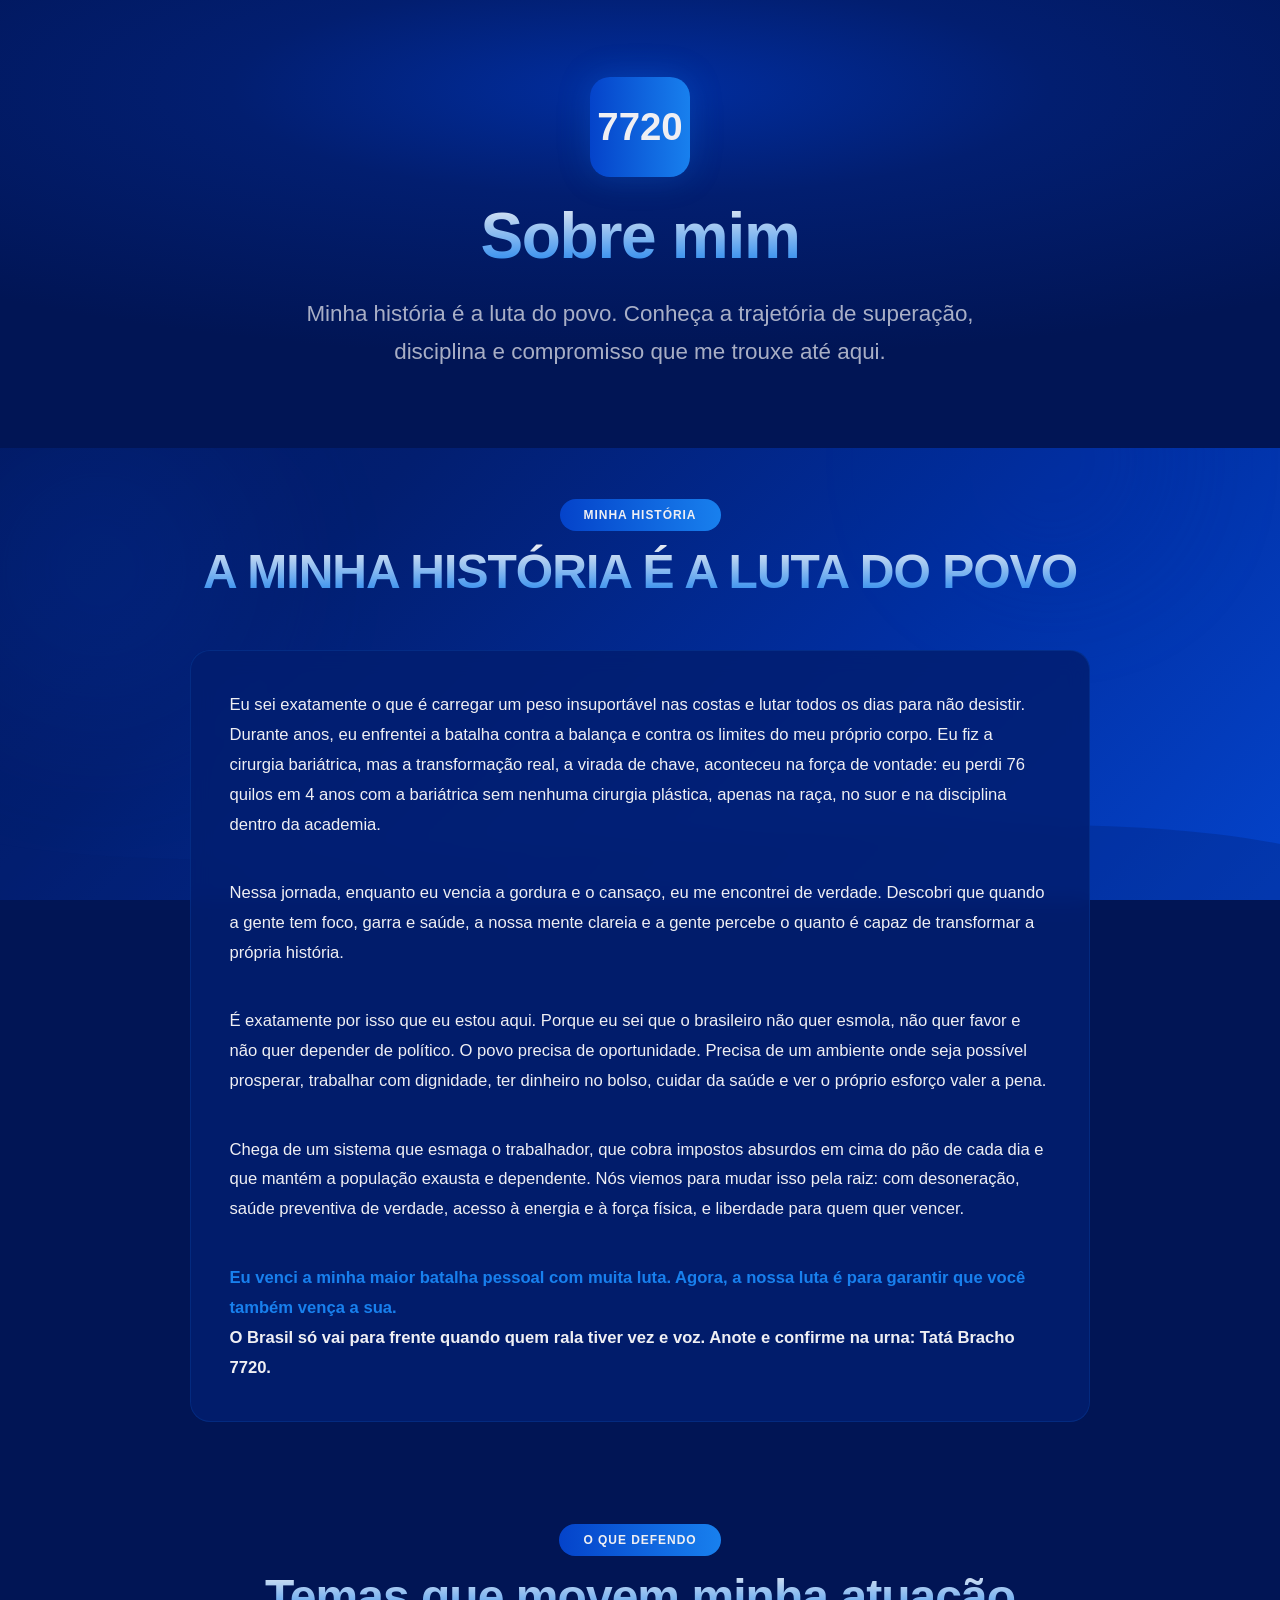
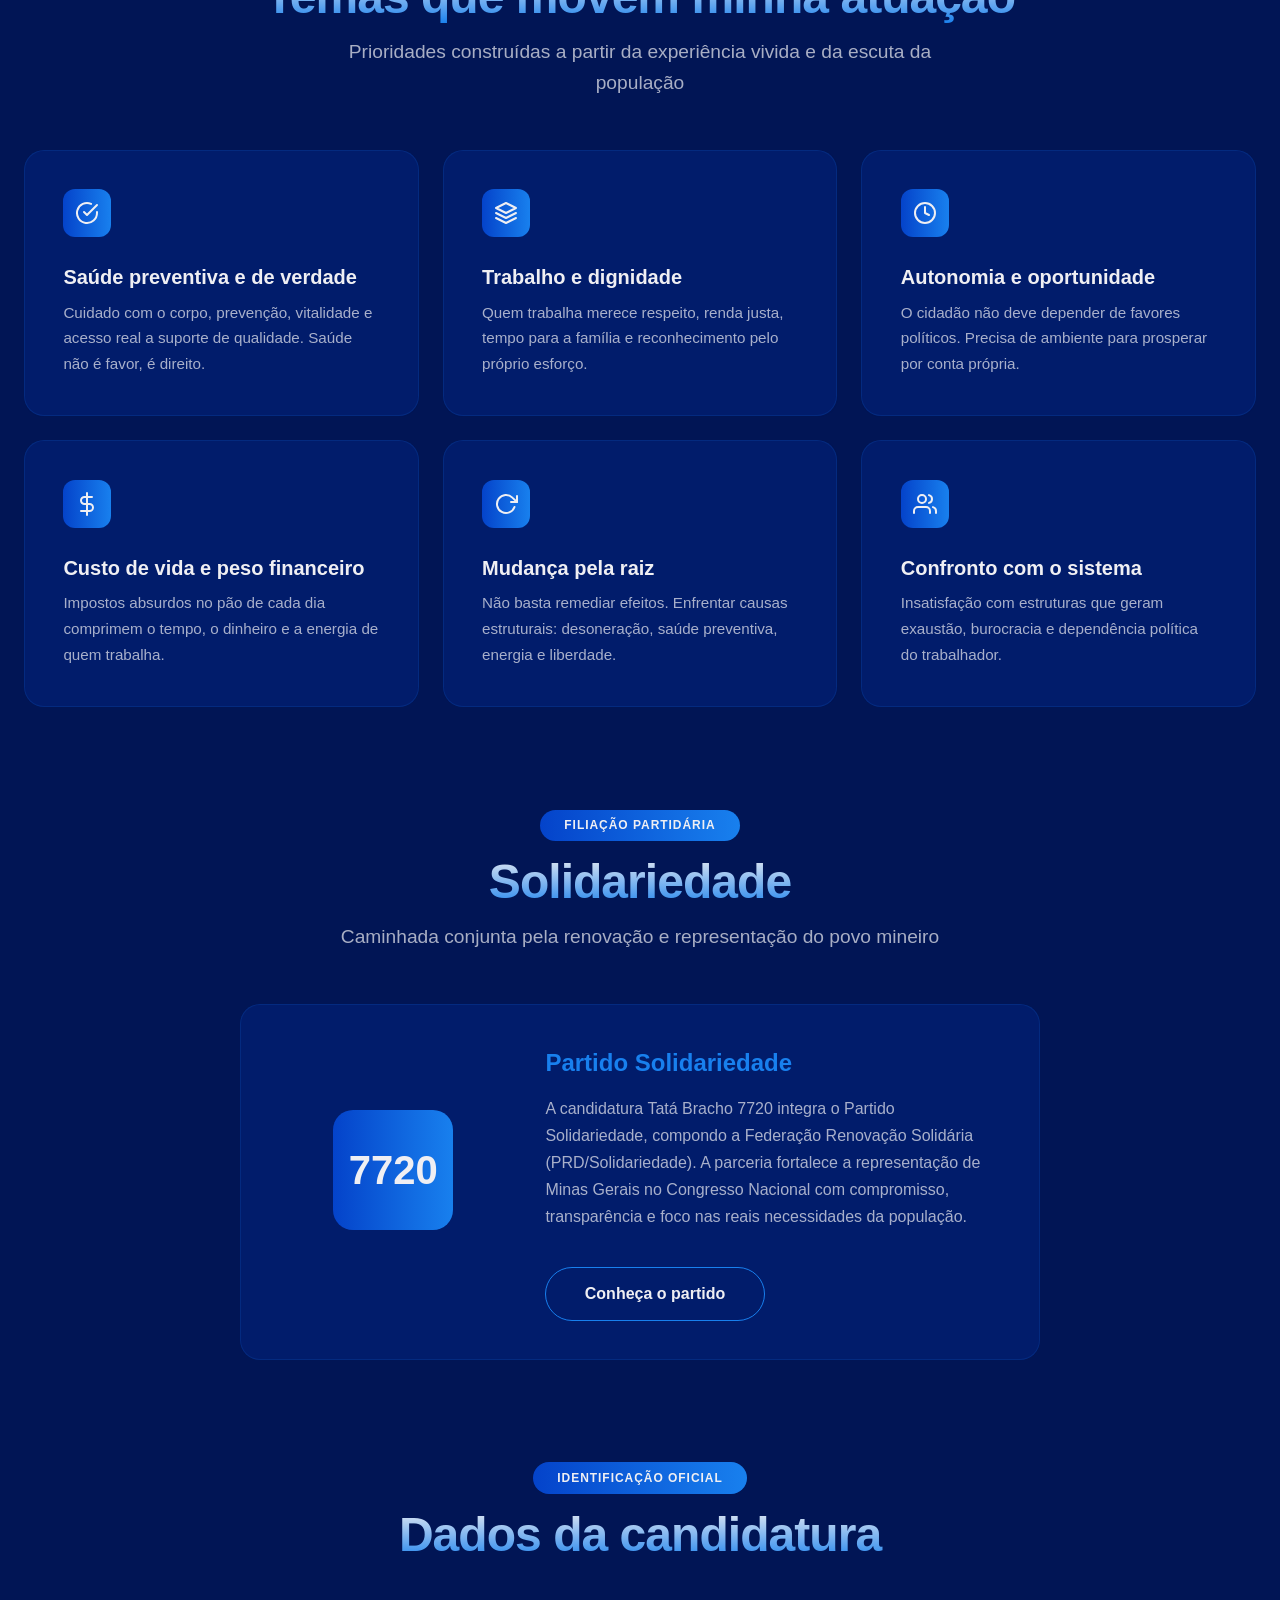
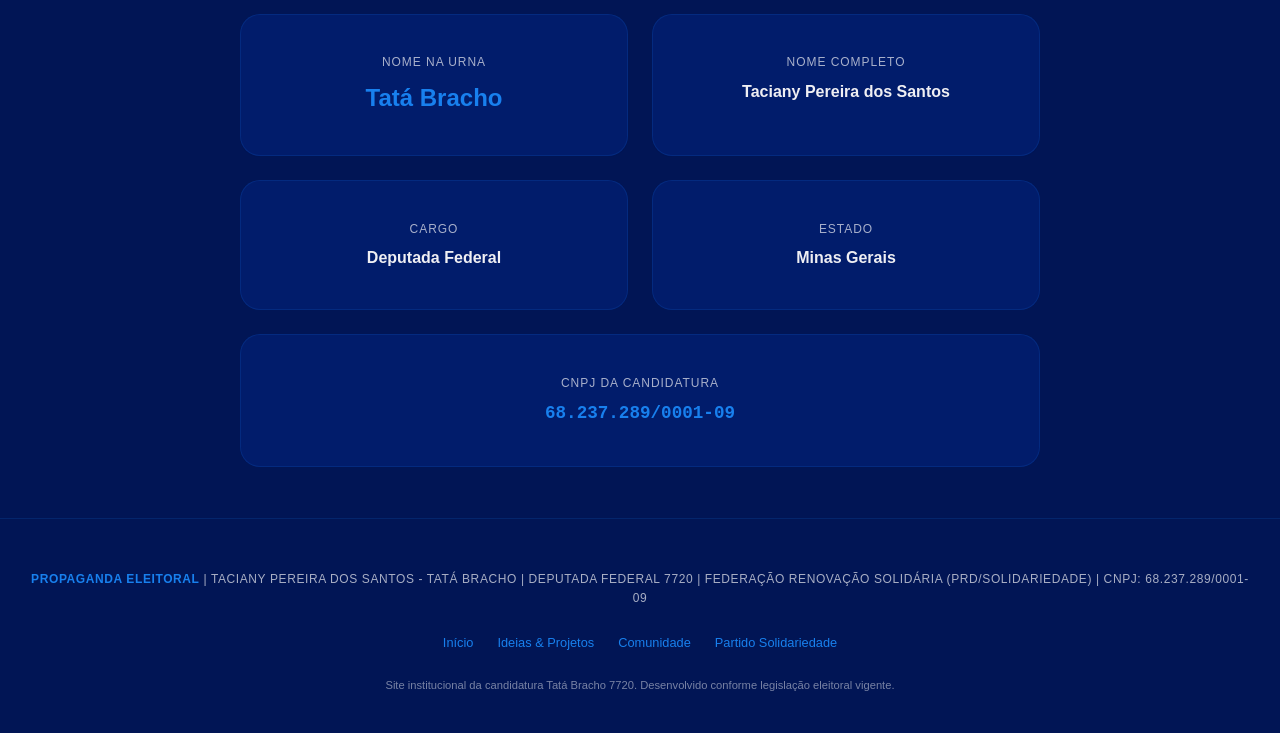
<file: sobre.html>
<!DOCTYPE html>
<html lang="pt-BR">
<head>
  <meta charset="UTF-8">
  <meta name="viewport" content="width=device-width, initial-scale=1.0">
  <meta name="description" content="Conheça a história de Tatá Bracho 7720: superação pessoal, valores e compromisso com Minas Gerais. Candidata a Deputada Federal pelo Solidariedade.">
  <title>Sobre mim | Tatá Bracho 7720</title>
  <link rel="stylesheet" href="styles.css">
</head>
<body>
  <a href="#main-content" class="skip-link">Pular para o conteúdo principal</a>

  <div class="background-layers">
    <div class="bg-gradient"></div>
    <div class="orb orb-1"></div>
    <div class="orb orb-2"></div>
    <div class="orb orb-3"></div>
    <div class="wave"></div>
  </div>

  <header class="site-header" role="banner">
    <div class="header-inner">
      <a href="index.html" class="logo animate-fade-in-left" aria-label="Tatá Bracho 7720 - Início">
        <div class="logo-mark" aria-hidden="true">TB</div>
        <div class="logo-text">
          <span class="logo-name">Tatá Bracho</span>
          <span class="logo-number">7720</span>
        </div>
      </a>

      <nav class="nav animate-fade-in-right" role="navigation" aria-label="Menu principal">
        <a href="index.html" class="nav-link">Início</a>
        <a href="sobre.html" class="nav-link active" aria-current="page">Sobre mim</a>
        <a href="ideias-projetos.html" class="nav-link">Ideias & Projetos</a>
        <a href="comunidade.html" class="nav-link">Comunidade</a>
      </nav>

      <button class="mobile-menu-btn animate-fade-in-right-delay" aria-expanded="false" aria-controls="mobile-nav" aria-label="Abrir menu">
        <span></span><span></span><span></span>
      </button>
    </div>

    <nav id="mobile-nav" class="nav" role="navigation" aria-label="Menu mobile" style="display: none; flex-direction: column; padding: var(--space-md); border-top: 1px solid var(--card-border);">
      <a href="index.html" class="nav-link">Início</a>
      <a href="sobre.html" class="nav-link active" aria-current="page">Sobre mim</a>
      <a href="ideias-projetos.html" class="nav-link">Ideias & Projetos</a>
      <a href="comunidade.html" class="nav-link">Comunidade</a>
    </nav>
  </header>

  <main id="main-content" role="main">
    <section class="page-hero" aria-labelledby="hero-title">
      <div class="section-inner">
        <div class="number-badge" aria-hidden="true">7720</div>
        <h1 id="hero-title" class="page-hero-title">Sobre mim</h1>
        <p class="page-hero-subtitle">Minha história é a luta do povo. Conheça a trajetória de superação, disciplina e compromisso que me trouxe até aqui.</p>
      </div>
    </section>

    <section class="section" aria-labelledby="historia-title" data-od-id="historia">
      <div class="section-inner">
        <header class="section-header">
          <span class="section-eyebrow">Minha história</span>
          <h2 id="historia-title" class="section-title">A MINHA HISTÓRIA É A LUTA DO POVO</h2>
        </header>

        <article class="card" style="max-width: 900px; margin: 0 auto;">
          <p style="color: var(--fg-light); line-height: 1.8; margin-bottom: var(--space-lg); font-size: clamp(1rem, 1.3vw, 1.1rem);">
            Eu sei exatamente o que é carregar um peso insuportável nas costas e lutar todos os dias para não desistir. Durante anos, eu enfrentei a batalha contra a balança e contra os limites do meu próprio corpo. Eu fiz a cirurgia bariátrica, mas a transformação real, a virada de chave, aconteceu na força de vontade: eu perdi 76 quilos em 4 anos com a bariátrica sem nenhuma cirurgia plástica, apenas na raça, no suor e na disciplina dentro da academia.
          </p>
          <p style="color: var(--fg-light); line-height: 1.8; margin-bottom: var(--space-lg); font-size: clamp(1rem, 1.3vw, 1.1rem);">
            Nessa jornada, enquanto eu vencia a gordura e o cansaço, eu me encontrei de verdade. Descobri que quando a gente tem foco, garra e saúde, a nossa mente clareia e a gente percebe o quanto é capaz de transformar a própria história.
          </p>
          <p style="color: var(--fg-light); line-height: 1.8; margin-bottom: var(--space-lg); font-size: clamp(1rem, 1.3vw, 1.1rem);">
            É exatamente por isso que eu estou aqui. Porque eu sei que o brasileiro não quer esmola, não quer favor e não quer depender de político. O povo precisa de oportunidade. Precisa de um ambiente onde seja possível prosperar, trabalhar com dignidade, ter dinheiro no bolso, cuidar da saúde e ver o próprio esforço valer a pena.
          </p>
          <p style="color: var(--fg-light); line-height: 1.8; margin-bottom: var(--space-lg); font-size: clamp(1rem, 1.3vw, 1.1rem);">
            Chega de um sistema que esmaga o trabalhador, que cobra impostos absurdos em cima do pão de cada dia e que mantém a população exausta e dependente. Nós viemos para mudar isso pela raiz: com desoneração, saúde preventiva de verdade, acesso à energia e à força física, e liberdade para quem quer vencer.
          </p>
          <p style="color: var(--accent-electric); line-height: 1.8; font-weight: 600; font-size: clamp(1rem, 1.3vw, 1.1rem);">
            Eu venci a minha maior batalha pessoal com muita luta. Agora, a nossa luta é para garantir que você também vença a sua.
          </p>
          <p style="color: var(--fg-light); line-height: 1.8; font-weight: 600; font-size: clamp(1rem, 1.3vw, 1.1rem);">
            O Brasil só vai para frente quando quem rala tiver vez e voz. Anote e confirme na urna: Tatá Bracho 7720.
          </p>
        </article>
      </div>
    </section>

    <section class="section" aria-labelledby="valores-pessoais-title" data-od-id="valores-pessoais">
      <div class="section-inner">
        <header class="section-header">
          <span class="section-eyebrow">O que defendo</span>
          <h2 id="valores-pessoais-title" class="section-title">Temas que movem minha atuação</h2>
          <p class="section-subtitle">Prioridades construídas a partir da experiência vivida e da escuta da população</p>
        </header>

        <div class="grid grid-3" role="list">
          <article class="card" role="listitem">
            <div class="card-icon" aria-hidden="true">
              <svg viewBox="0 0 24 24" fill="none" stroke="currentColor" stroke-width="2" stroke-linecap="round" stroke-linejoin="round"><path d="M22 11.08V12a10 10 0 1 1-5.93-9.14"/><polyline points="22 4 12 14.01 9 11.01"/></svg>
            </div>
            <h3 class="card-title">Saúde preventiva e de verdade</h3>
            <p class="card-text">Cuidado com o corpo, prevenção, vitalidade e acesso real a suporte de qualidade. Saúde não é favor, é direito.</p>
          </article>

          <article class="card" role="listitem">
            <div class="card-icon" aria-hidden="true">
              <svg viewBox="0 0 24 24" fill="none" stroke="currentColor" stroke-width="2" stroke-linecap="round" stroke-linejoin="round"><path d="M12 2L2 7l10 5 10-5-10-5z"/><path d="M2 17l10 5 10-5"/><path d="M2 12l10 5 10-5"/></svg>
            </div>
            <h3 class="card-title">Trabalho e dignidade</h3>
            <p class="card-text">Quem trabalha merece respeito, renda justa, tempo para a família e reconhecimento pelo próprio esforço.</p>
          </article>

          <article class="card" role="listitem">
            <div class="card-icon" aria-hidden="true">
              <svg viewBox="0 0 24 24" fill="none" stroke="currentColor" stroke-width="2" stroke-linecap="round" stroke-linejoin="round"><circle cx="12" cy="12" r="10"/><path d="M12 6v6l4 2"/></svg>
            </div>
            <h3 class="card-title">Autonomia e oportunidade</h3>
            <p class="card-text">O cidadão não deve depender de favores políticos. Precisa de ambiente para prosperar por conta própria.</p>
          </article>

          <article class="card" role="listitem">
            <div class="card-icon" aria-hidden="true">
              <svg viewBox="0 0 24 24" fill="none" stroke="currentColor" stroke-width="2" stroke-linecap="round" stroke-linejoin="round"><line x1="12" y1="1" x2="12" y2="23"/><path d="M17 5H9.5a3.5 3.5 0 0 0 0 7h5a3.5 3.5 0 0 1 0 7H6"/></svg>
            </div>
            <h3 class="card-title">Custo de vida e peso financeiro</h3>
            <p class="card-text">Impostos absurdos no pão de cada dia comprimem o tempo, o dinheiro e a energia de quem trabalha.</p>
          </article>

          <article class="card" role="listitem">
            <div class="card-icon" aria-hidden="true">
              <svg viewBox="0 0 24 24" fill="none" stroke="currentColor" stroke-width="2" stroke-linecap="round" stroke-linejoin="round"><polyline points="23 4 23 10 17 10"/><path d="M20.49 15a9 9 0 1 1-2.12-9.36L23 10"/></svg>
            </div>
            <h3 class="card-title">Mudança pela raiz</h3>
            <p class="card-text">Não basta remediar efeitos. Enfrentar causas estruturais: desoneração, saúde preventiva, energia e liberdade.</p>
          </article>

          <article class="card" role="listitem">
            <div class="card-icon" aria-hidden="true">
              <svg viewBox="0 0 24 24" fill="none" stroke="currentColor" stroke-width="2" stroke-linecap="round" stroke-linejoin="round"><path d="M17 21v-2a4 4 0 0 0-4-4H5a4 4 0 0 0-4 4v2"/><circle cx="9" cy="7" r="4"/><path d="M23 21v-2a4 4 0 0 0-3-3.87"/><path d="M16 3.13a4 4 0 0 1 0 7.75"/></svg>
            </div>
            <h3 class="card-title">Confronto com o sistema</h3>
            <p class="card-text">Insatisfação com estruturas que geram exaustão, burocracia e dependência política do trabalhador.</p>
          </article>
        </div>
      </div>
    </section>

    <section class="section" aria-labelledby="partido-title" data-od-id="partido">
      <div class="section-inner">
        <header class="section-header">
          <span class="section-eyebrow">Filiação partidária</span>
          <h2 id="partido-title" class="section-title">Solidariedade</h2>
          <p class="section-subtitle">Caminhada conjunta pela renovação e representação do povo mineiro</p>
        </header>

        <div class="card" style="max-width: 800px; margin: 0 auto; display: grid; grid-template-columns: 1fr 2fr; gap: var(--space-lg); align-items: center;">
          <div style="text-align: center;">
            <div style="width: 120px; height: 120px; margin: 0 auto var(--space-md); background: var(--gradient-accent); border-radius: var(--radius-lg); display: flex; align-items: center; justify-content: center; font-weight: 800; font-size: 2.5rem; color: var(--fg-light);">7720</div>
          </div>
          <div>
            <h3 style="font-size: 1.5rem; font-weight: 700; margin-bottom: var(--space-sm); color: var(--accent-electric);">Partido Solidariedade</h3>
            <p style="color: var(--fg-muted); margin-bottom: var(--space-md); line-height: 1.7;">A candidatura Tatá Bracho 7720 integra o Partido Solidariedade, compondo a Federação Renovação Solidária (PRD/Solidariedade). A parceria fortalece a representação de Minas Gerais no Congresso Nacional com compromisso, transparência e foco nas reais necessidades da população.</p>
            <a href="https://solidariedade.org.br" target="_blank" rel="noopener noreferrer" class="btn btn-outline" style="margin-top: var(--space-sm);">Conheça o partido</a>
          </div>
        </div>
      </div>
    </section>

    <section class="section" aria-labelledby="dados-title" data-od-id="dados-candidata">
      <div class="section-inner">
        <header class="section-header">
          <span class="section-eyebrow">Identificação oficial</span>
          <h2 id="dados-title" class="section-title">Dados da candidatura</h2>
        </header>

        <div class="grid grid-2" style="max-width: 800px; margin: 0 auto;" role="list">
          <div class="card" role="listitem" style="text-align: center;">
            <div style="font-size: 0.75rem; color: var(--fg-muted); text-transform: uppercase; letter-spacing: 0.08em; margin-bottom: var(--space-xs);">Nome na urna</div>
            <div style="font-weight: 700; font-size: 1.5rem; color: var(--accent-electric);">Tatá Bracho</div>
          </div>
          <div class="card" role="listitem" style="text-align: center;">
            <div style="font-size: 0.75rem; color: var(--fg-muted); text-transform: uppercase; letter-spacing: 0.08em; margin-bottom: var(--space-xs);">Nome completo</div>
            <div style="font-weight: 600;">Taciany Pereira dos Santos</div>
          </div>
          <div class="card" role="listitem" style="text-align: center;">
            <div style="font-size: 0.75rem; color: var(--fg-muted); text-transform: uppercase; letter-spacing: 0.08em; margin-bottom: var(--space-xs);">Cargo</div>
            <div style="font-weight: 600;">Deputada Federal</div>
          </div>
          <div class="card" role="listitem" style="text-align: center;">
            <div style="font-size: 0.75rem; color: var(--fg-muted); text-transform: uppercase; letter-spacing: 0.08em; margin-bottom: var(--space-xs);">Estado</div>
            <div style="font-weight: 600;">Minas Gerais</div>
          </div>
          <div class="card" role="listitem" style="text-align: center; grid-column: span 2;">
            <div style="font-size: 0.75rem; color: var(--fg-muted); text-transform: uppercase; letter-spacing: 0.08em; margin-bottom: var(--space-xs);">CNPJ da candidatura</div>
            <div style="font-weight: 600; font-family: monospace; font-size: 1.1rem; color: var(--accent-electric);">68.237.289/0001-09</div>
          </div>
        </div>
      </div>
    </section>
  </main>

  <footer class="site-footer" role="contentinfo">
    <div class="footer-inner">
      <p class="footer-compliance"><strong>PROPAGANDA ELEITORAL</strong> | Taciany Pereira dos Santos - Tatá Bracho | Deputada Federal 7720 | Federação Renovação Solidária (PRD/Solidariedade) | CNPJ: 68.237.289/0001-09</p>
      <div class="footer-info">
        <a href="index.html">Início</a>
        <a href="ideias-projetos.html">Ideias & Projetos</a>
        <a href="comunidade.html">Comunidade</a>
        <a href="https://solidariedade.org.br" target="_blank" rel="noopener noreferrer">Partido Solidariedade</a>
      </div>
      <p class="footer-copy">Site institucional da candidatura Tatá Bracho 7720. Desenvolvido conforme legislação eleitoral vigente.</p>
    </div>
  </footer>

  <script>
    const mobileMenuBtn = document.querySelector('.mobile-menu-btn');
    const mobileNav = document.getElementById('mobile-nav');

    mobileMenuBtn.addEventListener('click', () => {
      const expanded = mobileMenuBtn.getAttribute('aria-expanded') === 'true';
      mobileMenuBtn.setAttribute('aria-expanded', !expanded);
      mobileNav.style.display = expanded ? 'none' : 'flex';
    });

    mobileNav.querySelectorAll('.nav-link').forEach(link => {
      link.addEventListener('click', () => {
        mobileMenuBtn.setAttribute('aria-expanded', 'false');
        mobileNav.style.display = 'none';
      });
    });

    document.addEventListener('click', (e) => {
      if (!mobileMenuBtn.contains(e.target) && !mobileNav.contains(e.target)) {
        mobileMenuBtn.setAttribute('aria-expanded', 'false');
        mobileNav.style.display = 'none';
      }
    });
  </script>
</body>
</html>
</file>
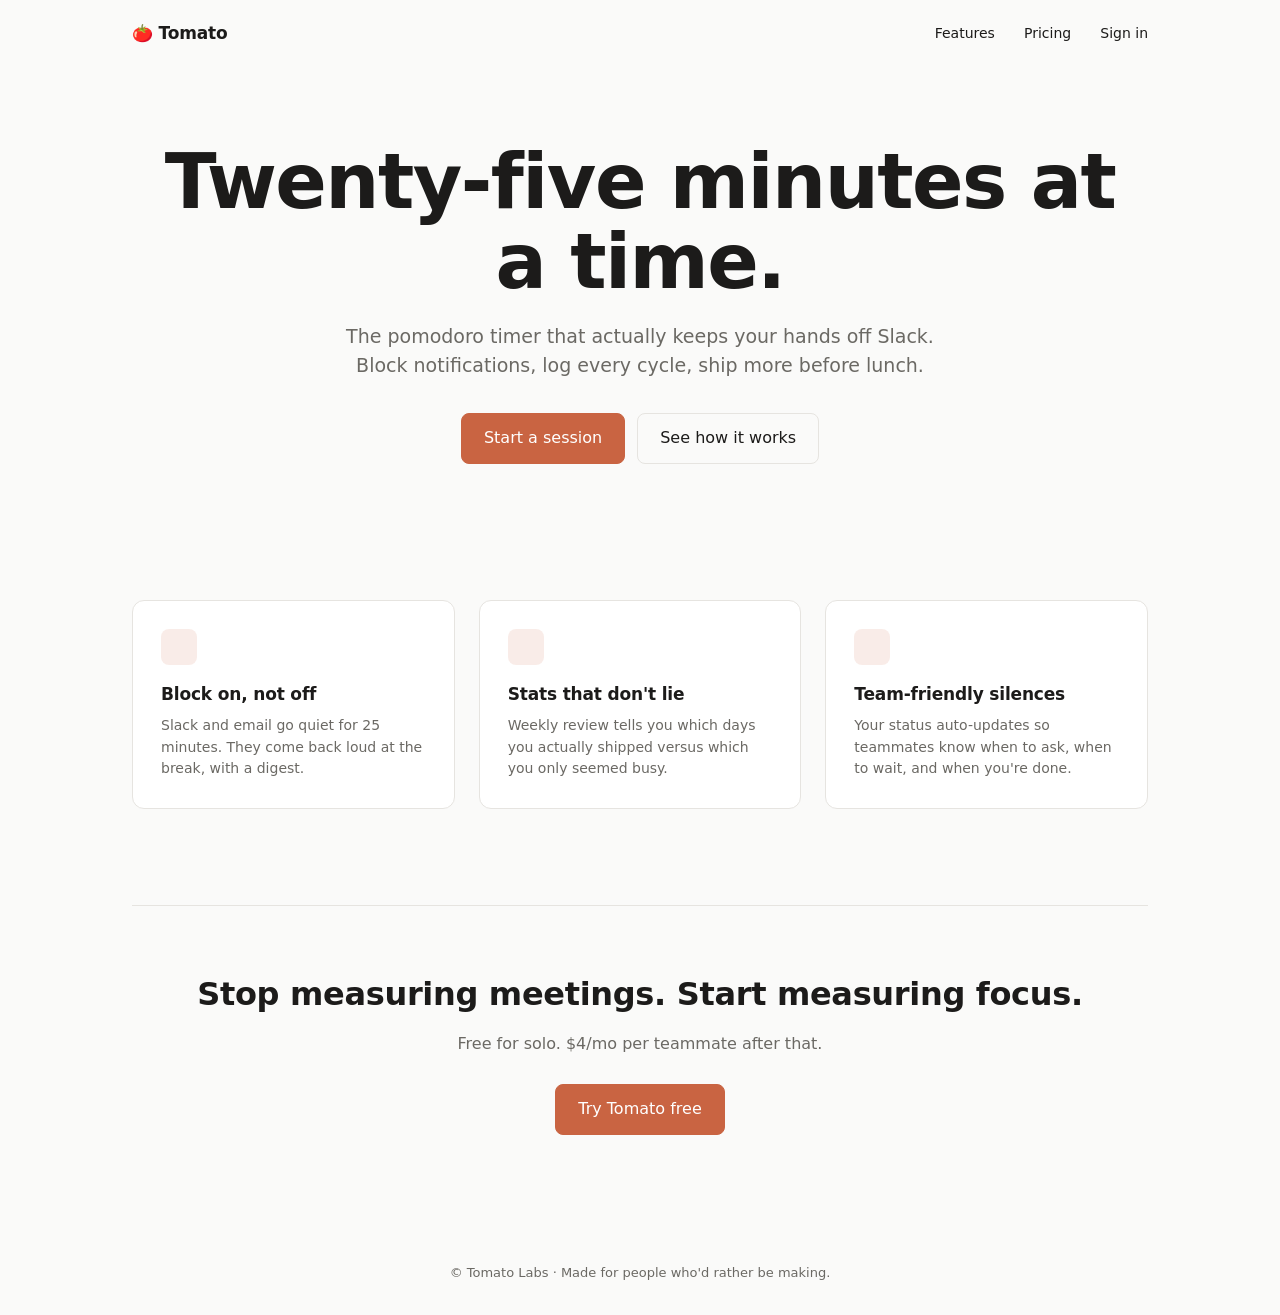
<file: .od-skills/web-prototype-43e4e9c128/example.html>
<!doctype html>
<html lang="en">
<head>
  <meta charset="utf-8" />
  <meta name="viewport" content="width=device-width, initial-scale=1" />
  <title>Tomato — focused work timer</title>
  <style>
    :root {
      --bg: #fafaf9; --fg: #1c1b1a; --muted: #6b6964; --border: #e6e4e0;
      --accent: #c96442; --surface: #ffffff;
    }
    * { box-sizing: border-box; }
    body { margin: 0; background: var(--bg); color: var(--fg); font: 16px/1.55 -apple-system, system-ui, sans-serif; }
    header, main, footer { max-width: 1080px; margin: 0 auto; padding: 0 32px; }
    header { display: flex; justify-content: space-between; align-items: center; padding-top: 20px; }
    .logo { font-weight: 600; font-size: 17px; letter-spacing: -0.01em; }
    nav a { color: var(--fg); text-decoration: none; margin-left: 24px; font-size: 14px; }
    nav a:hover { color: var(--accent); }
    .hero { padding: 96px 0 80px; text-align: center; }
    .hero h1 { font-size: clamp(44px, 6vw, 76px); line-height: 1.05; letter-spacing: -0.02em; margin: 0 0 20px; max-width: 18ch; margin-inline: auto; }
    .hero p { color: var(--muted); font-size: 19px; max-width: 52ch; margin: 0 auto 32px; }
    .cta { display: inline-flex; gap: 12px; }
    button { font: inherit; cursor: pointer; padding: 12px 22px; border-radius: 8px; }
    .btn-primary { background: var(--accent); color: white; border: 1px solid var(--accent); font-weight: 500; }
    .btn-secondary { background: transparent; color: var(--fg); border: 1px solid var(--border); }
    .features { display: grid; grid-template-columns: repeat(3, 1fr); gap: 24px; padding: 56px 0 96px; }
    @media (max-width: 720px) { .features { grid-template-columns: 1fr; } }
    .feature { padding: 28px; background: var(--surface); border: 1px solid var(--border); border-radius: 12px; }
    .feature .icon { width: 36px; height: 36px; border-radius: 8px; background: var(--accent); margin-bottom: 16px; opacity: 0.12; }
    .feature h3 { margin: 0 0 8px; font-size: 17px; letter-spacing: -0.01em; }
    .feature p { margin: 0; color: var(--muted); font-size: 14px; }
    .closing { padding: 64px 0 96px; text-align: center; border-top: 1px solid var(--border); }
    .closing h2 { font-size: 32px; margin: 0 0 12px; letter-spacing: -0.01em; }
    .closing p { color: var(--muted); margin: 0 0 28px; }
    footer { padding: 32px; color: var(--muted); font-size: 13px; text-align: center; }
  </style>
</head>
<body>
  <header data-od-id="topnav">
    <span class="logo">🍅 Tomato</span>
    <nav>
      <a href="#features">Features</a>
      <a href="#pricing">Pricing</a>
      <a href="#login">Sign in</a>
    </nav>
  </header>
  <main>
    <section class="hero" data-od-id="hero">
      <h1>Twenty-five minutes at a time.</h1>
      <p>The pomodoro timer that actually keeps your hands off Slack. Block notifications, log every cycle, ship more before lunch.</p>
      <div class="cta">
        <button class="btn-primary">Start a session</button>
        <button class="btn-secondary">See how it works</button>
      </div>
    </section>
    <section class="features" id="features">
      <div class="feature" data-od-id="feature-block">
        <div class="icon"></div>
        <h3>Block on, not off</h3>
        <p>Slack and email go quiet for 25 minutes. They come back loud at the break, with a digest.</p>
      </div>
      <div class="feature" data-od-id="feature-stats">
        <div class="icon"></div>
        <h3>Stats that don't lie</h3>
        <p>Weekly review tells you which days you actually shipped versus which you only seemed busy.</p>
      </div>
      <div class="feature" data-od-id="feature-team">
        <div class="icon"></div>
        <h3>Team-friendly silences</h3>
        <p>Your status auto-updates so teammates know when to ask, when to wait, and when you're done.</p>
      </div>
    </section>
    <section class="closing" data-od-id="closing">
      <h2>Stop measuring meetings. Start measuring focus.</h2>
      <p>Free for solo. $4/mo per teammate after that.</p>
      <button class="btn-primary">Try Tomato free</button>
    </section>
  </main>
  <footer>© Tomato Labs · Made for people who'd rather be making.</footer>
</body>
</html>
</file>
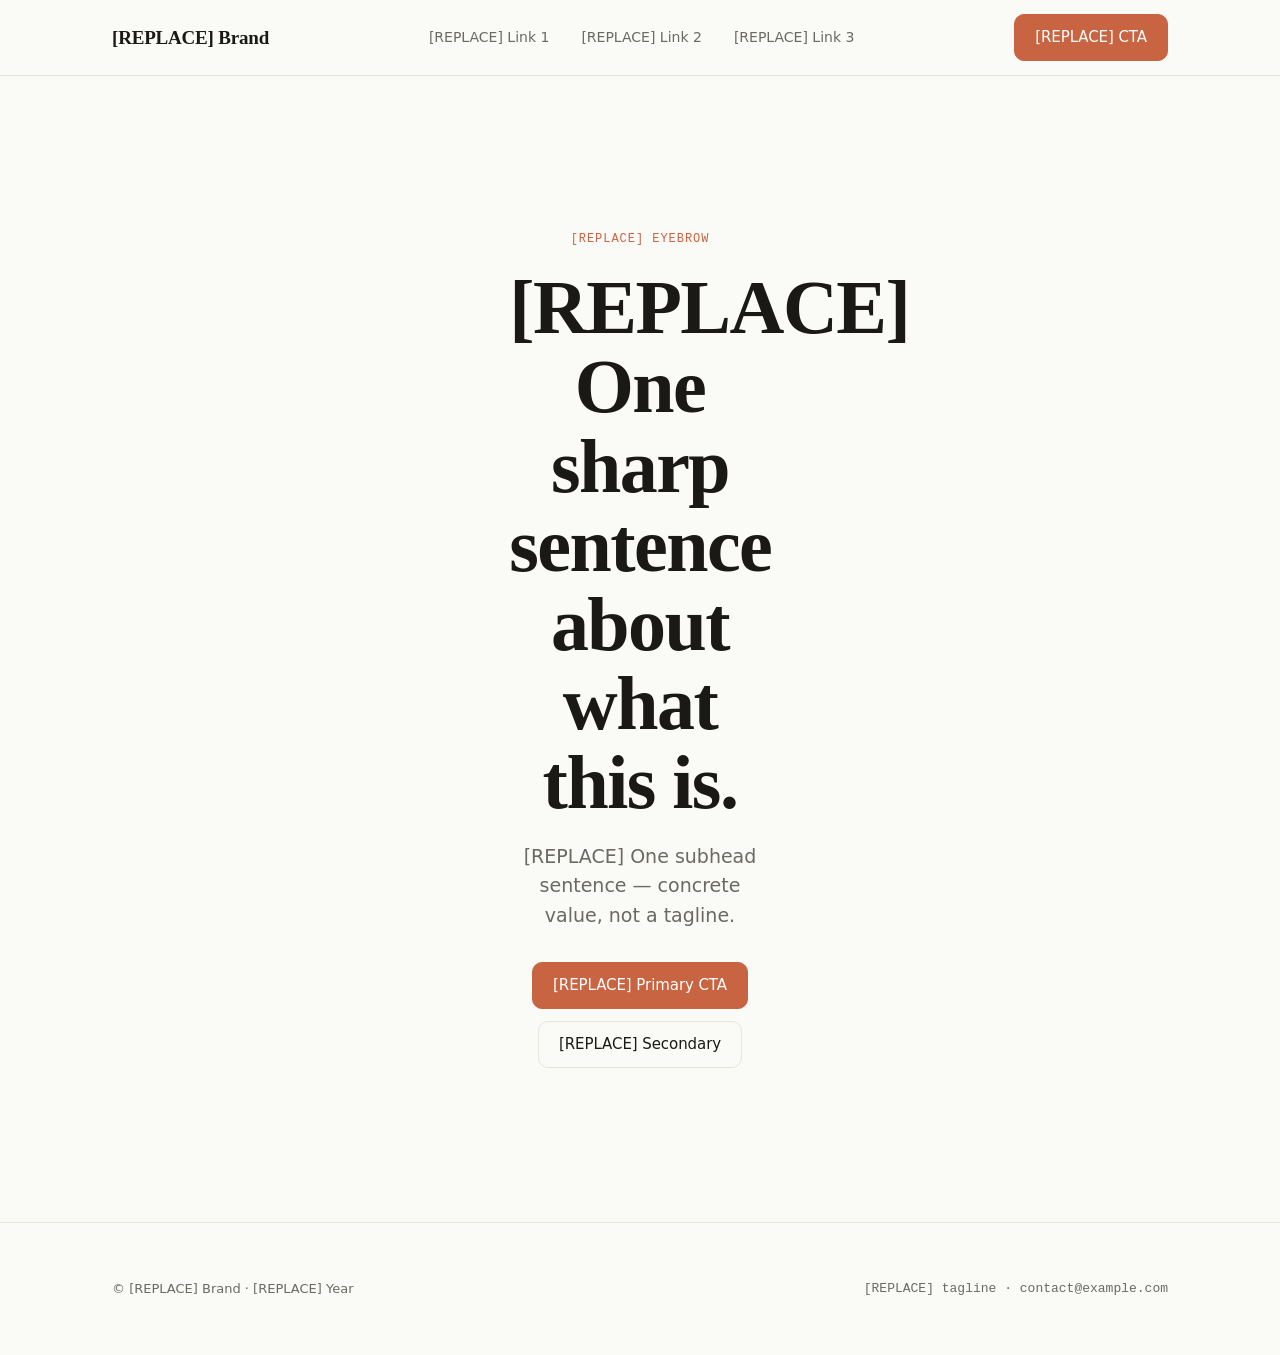
<file: .od-skills/web-prototype-43e4e9c128/assets/template.html>
<!doctype html>
<!--
  OD web-prototype seed.

  Copy this file to <project>/index.html, then fill `<main id="content">` by
  pasting blocks from `references/layouts.md`. Every class referenced in
  layouts.md is defined here — DO NOT remove unused ones unless you also
  remove their callers, and DO NOT invent new global classes (use inline
  style="…" for one-off tweaks).

  Theme tokens at the top of `<style>` are the *only* place to set palette
  and type. They map cleanly onto a DESIGN.md — when an active design system
  is injected, swap these six variables and everything reflows.
-->
<html lang="en">
<head>
  <meta charset="utf-8" />
  <meta name="viewport" content="width=device-width, initial-scale=1" />
  <title>[REPLACE] Page title · brand</title>
  <style>
    /* ─── tokens ─────────────────────────────────────────────────────────
       Six variables. Bind them to the active DESIGN.md and stop.
       Do not introduce raw hex anywhere else in this file. */
    :root {
      --bg:      #fafaf7;   /* page background — never #fff */
      --surface: #ffffff;   /* cards, modals, raised areas */
      --fg:      #1a1916;   /* primary text — never #000 */
      --muted:   #6b6964;   /* secondary text, captions */
      --border:  #e8e5df;   /* hairlines, dividers */
      --accent:  #c96442;   /* one accent — used at most 2× per screen */

      /* derived — do not change */
      --accent-soft: color-mix(in oklch, var(--accent) 14%, transparent);
      --fg-soft:     color-mix(in oklch, var(--fg) 6%, transparent);

      /* type — display = serif (default), body = sans, mono for numerics */
      --font-display: 'Iowan Old Style', 'Charter', Georgia, 'Times New Roman', serif;
      --font-body:    -apple-system, BlinkMacSystemFont, 'Segoe UI', system-ui, sans-serif;
      --font-mono:    ui-monospace, 'JetBrains Mono', 'SF Mono', Menlo, monospace;

      /* scale — clamp() so it works at 1280, 1440, 1920 without media queries */
      --fs-h1: clamp(44px, 6vw, 76px);
      --fs-h2: clamp(32px, 4vw, 48px);
      --fs-h3: 22px;
      --fs-lead: 19px;
      --fs-body: 16px;
      --fs-meta: 13px;

      /* spacing — 8-point grid */
      --gap-xs: 8px;
      --gap-sm: 12px;
      --gap-md: 20px;
      --gap-lg: 32px;
      --gap-xl: 56px;
      --gap-2xl: 96px;
      --container: 1120px;
      --gutter: 32px;

      --radius: 10px;
      --radius-lg: 16px;
    }

    /* ─── reset & base ──────────────────────────────────────────────── */
    *, *::before, *::after { box-sizing: border-box; }
    html { -webkit-text-size-adjust: 100%; }
    body {
      margin: 0;
      background: var(--bg);
      color: var(--fg);
      font-family: var(--font-body);
      font-size: var(--fs-body);
      line-height: 1.55;
      text-rendering: optimizeLegibility;
      -webkit-font-smoothing: antialiased;
    }
    img, svg { display: block; max-width: 100%; }
    a { color: inherit; text-decoration: none; }
    button { font: inherit; cursor: pointer; }
    p { text-wrap: pretty; }
    h1, h2, h3, h4 { text-wrap: balance; }

    /* ─── layout primitives ─────────────────────────────────────────── */
    .container {
      max-width: var(--container);
      margin-inline: auto;
      padding-inline: var(--gutter);
    }
    .section {
      padding-block: clamp(48px, 8vw, var(--gap-2xl));
    }
    .section + .section { border-top: 1px solid var(--border); }
    .stack { display: flex; flex-direction: column; }
    .stack > * + * { margin-top: var(--gap-md); }
    .row { display: flex; align-items: center; gap: var(--gap-md); }
    .row-between { display: flex; align-items: center; justify-content: space-between; gap: var(--gap-md); }
    .grid-2 { display: grid; grid-template-columns: repeat(2, 1fr); gap: var(--gap-lg); }
    .grid-3 { display: grid; grid-template-columns: repeat(3, 1fr); gap: var(--gap-lg); }
    .grid-4 { display: grid; grid-template-columns: repeat(4, 1fr); gap: var(--gap-md); }
    .grid-2-1 { display: grid; grid-template-columns: 2fr 1fr; gap: var(--gap-xl); align-items: start; }
    .grid-1-2 { display: grid; grid-template-columns: 1fr 2fr; gap: var(--gap-xl); align-items: start; }
    @media (max-width: 920px) {
      .grid-2, .grid-3, .grid-4, .grid-2-1, .grid-1-2 { grid-template-columns: 1fr; }
    }

    /* ─── type ──────────────────────────────────────────────────────── */
    .h1, h1 { font-family: var(--font-display); font-size: var(--fs-h1); line-height: 1.04; letter-spacing: -0.02em; margin: 0; }
    .h2, h2 { font-family: var(--font-display); font-size: var(--fs-h2); line-height: 1.1; letter-spacing: -0.015em; margin: 0; }
    .h3, h3 { font-size: var(--fs-h3); font-weight: 600; line-height: 1.3; letter-spacing: -0.005em; margin: 0; }
    .lead   { font-size: var(--fs-lead); line-height: 1.55; color: var(--muted); max-width: 60ch; margin: 0; }
    .eyebrow {
      font-family: var(--font-mono);
      font-size: 12px;
      letter-spacing: 0.08em;
      text-transform: uppercase;
      color: var(--accent);
      margin: 0 0 var(--gap-md);
    }
    .meta { font-family: var(--font-mono); font-size: var(--fs-meta); color: var(--muted); }
    .num  { font-family: var(--font-mono); font-variant-numeric: tabular-nums; }

    /* ─── chrome: nav + footer ──────────────────────────────────────── */
    .topnav {
      position: sticky; top: 0; z-index: 10;
      background: color-mix(in oklch, var(--bg) 92%, transparent);
      backdrop-filter: blur(12px);
      border-bottom: 1px solid var(--border);
    }
    .topnav-inner { display: flex; align-items: center; justify-content: space-between; padding-block: 14px; }
    .topnav .logo { font-family: var(--font-display); font-size: 19px; font-weight: 600; letter-spacing: -0.01em; }
    .topnav nav { display: flex; gap: var(--gap-lg); }
    .topnav nav a { font-size: 14px; color: var(--muted); }
    .topnav nav a:hover { color: var(--fg); }
    .pagefoot { padding-block: var(--gap-xl); color: var(--muted); font-size: 13px; border-top: 1px solid var(--border); }
    .pagefoot .row-between { flex-wrap: wrap; gap: var(--gap-md); }

    /* ─── buttons ───────────────────────────────────────────────────── */
    .btn {
      display: inline-flex; align-items: center; gap: 8px;
      padding: 11px 20px;
      border-radius: var(--radius);
      border: 1px solid transparent;
      font-size: 15px;
      font-weight: 500;
      letter-spacing: -0.005em;
      transition: transform 0.05s ease, background 0.15s ease, border-color 0.15s ease;
    }
    .btn:active { transform: translateY(1px); }
    .btn-primary { background: var(--accent); color: var(--surface); border-color: var(--accent); }
    .btn-primary:hover { background: color-mix(in oklch, var(--accent) 88%, black); }
    .btn-secondary { background: transparent; color: var(--fg); border-color: var(--border); }
    .btn-secondary:hover { border-color: var(--fg); }
    .btn-ghost { background: transparent; color: var(--fg); border-color: transparent; padding-inline: 8px; }
    .btn-ghost:hover { color: var(--accent); }
    .btn-arrow::after { content: '→'; transition: transform 0.15s ease; }
    .btn-arrow:hover::after { transform: translateX(2px); }

    /* ─── card / surface ────────────────────────────────────────────── */
    .card {
      background: var(--surface);
      border: 1px solid var(--border);
      border-radius: var(--radius-lg);
      padding: 28px;
    }
    .card-flat { background: transparent; border: 0; padding: 0; }
    .card-rule { background: transparent; border: 0; border-top: 1px solid var(--fg); padding: 24px 0 0; border-radius: 0; }

    /* ─── feature cell (icon + h3 + p) ──────────────────────────────── */
    .feature .feature-mark {
      width: 36px; height: 36px;
      display: grid; place-items: center;
      border: 1px solid var(--border);
      border-radius: 10px;
      color: var(--accent);
      margin-bottom: var(--gap-md);
    }
    .feature .feature-mark svg { width: 18px; height: 18px; }
    .feature h3 { margin-bottom: 6px; }
    .feature p  { margin: 0; color: var(--muted); font-size: 15px; }

    /* ─── stat (big number + label) ─────────────────────────────────── */
    .stat .stat-num {
      font-family: var(--font-display);
      font-size: clamp(56px, 8vw, 96px);
      line-height: 0.95;
      letter-spacing: -0.04em;
      color: var(--accent);
      font-weight: 600;
    }
    .stat .stat-label { color: var(--muted); font-size: 14px; margin-top: 8px; max-width: 24ch; }
    .stat .stat-unit  { font-size: 0.5em; opacity: 0.7; margin-left: 2px; }

    /* ─── quote / testimonial ───────────────────────────────────────── */
    .quote {
      font-family: var(--font-display);
      font-size: clamp(24px, 2.6vw, 32px);
      line-height: 1.32;
      letter-spacing: -0.01em;
      max-width: 28ch;
    }
    .quote-author { color: var(--muted); font-size: 14px; margin-top: var(--gap-md); }
    .quote-mark   {
      font-family: var(--font-display);
      font-size: 140px; line-height: 0.7;
      color: var(--accent); opacity: 0.18;
      margin-bottom: -28px;
    }

    /* ─── pill / badge / tag ────────────────────────────────────────── */
    .pill {
      display: inline-flex; align-items: center; gap: 6px;
      padding: 4px 10px;
      background: var(--accent-soft);
      color: var(--accent);
      border-radius: 999px;
      font-family: var(--font-mono);
      font-size: 11px;
      letter-spacing: 0.04em;
      text-transform: uppercase;
    }
    .tag {
      display: inline-flex; align-items: center;
      padding: 4px 10px;
      background: transparent;
      color: var(--muted);
      border: 1px solid var(--border);
      border-radius: 999px;
      font-size: 12px;
    }

    /* ─── form field ────────────────────────────────────────────────── */
    .field { display: flex; flex-direction: column; gap: 6px; }
    .field label { font-size: 13px; color: var(--muted); }
    .input, .textarea {
      width: 100%;
      padding: 11px 14px;
      border: 1px solid var(--border);
      border-radius: var(--radius);
      background: var(--surface);
      color: var(--fg);
      font: inherit;
      font-size: 15px;
    }
    .input:focus, .textarea:focus {
      outline: 2px solid var(--accent-soft);
      border-color: var(--accent);
    }
    .textarea { min-height: 96px; resize: vertical; line-height: 1.55; }

    /* ─── table (data-style, no chrome) ─────────────────────────────── */
    .ds-table { width: 100%; border-collapse: collapse; font-size: 14px; }
    .ds-table th, .ds-table td { padding: 12px 14px; text-align: left; border-bottom: 1px solid var(--border); }
    .ds-table th { color: var(--muted); font-weight: 500; font-family: var(--font-mono); font-size: 12px; letter-spacing: 0.04em; text-transform: uppercase; }
    .ds-table tbody tr:hover { background: var(--fg-soft); }
    .ds-table .num-col { font-family: var(--font-mono); font-variant-numeric: tabular-nums; text-align: right; }

    /* ─── image placeholder (DS-tinted block, never broken <img>) ──── */
    .ph-img {
      background:
        linear-gradient(135deg, var(--accent-soft), var(--fg-soft)),
        var(--surface);
      border: 1px solid var(--border);
      border-radius: var(--radius-lg);
      aspect-ratio: 16 / 10;
      display: grid; place-items: center;
      color: var(--muted);
      font-family: var(--font-mono);
      font-size: 12px;
      letter-spacing: 0.04em;
    }
    .ph-img.square    { aspect-ratio: 1 / 1; }
    .ph-img.portrait  { aspect-ratio: 3 / 4; }
    .ph-img.wide      { aspect-ratio: 16 / 9; }

    /* ─── divider ───────────────────────────────────────────────────── */
    .rule  { border: 0; border-top: 1px solid var(--border); margin: 0; }
    .rule-strong { border: 0; border-top: 1px solid var(--fg); margin: 0; }

    /* ─── hero variants used by layouts.md ──────────────────────────── */
    .hero          { padding-block: clamp(80px, 12vw, 160px); }
    .hero-center   { text-align: center; max-width: 32ch; margin-inline: auto; }
    .hero h1       { margin-bottom: var(--gap-md); }
    .hero .lead    { margin-bottom: var(--gap-lg); }
    .hero-cta      { display: inline-flex; gap: var(--gap-sm); flex-wrap: wrap; }
    .hero-center .hero-cta { justify-content: center; }
    .hero-split    { display: grid; grid-template-columns: 1fr 1fr; gap: var(--gap-2xl); align-items: center; }
    @media (max-width: 920px) { .hero-split { grid-template-columns: 1fr; } }

    /* ─── log row (newsletter, blog list, changelog) ────────────────── */
    .log-row { display: grid; grid-template-columns: 120px 1fr 100px; gap: var(--gap-lg); padding: 22px 0; border-top: 1px solid var(--border); align-items: baseline; }
    .log-row .meta { color: var(--muted); }
    .log-row h3 { font-size: 19px; }
    .log-row .pull { text-align: right; }
  </style>
</head>
<body>
  <header class="topnav" data-od-id="topnav">
    <div class="container topnav-inner">
      <span class="logo">[REPLACE] Brand</span>
      <nav>
        <a href="#">[REPLACE] Link 1</a>
        <a href="#">[REPLACE] Link 2</a>
        <a href="#">[REPLACE] Link 3</a>
      </nav>
      <button class="btn btn-primary">[REPLACE] CTA</button>
    </div>
  </header>

  <main id="content">
    <!--
      ┌─────────────────────────────────────────────────────────────────┐
      │  PASTE LAYOUTS FROM references/layouts.md HERE.                │
      │  ► Each layout block is a self-contained `<section>` —         │
      │    drop in 3–6 of them per page.                                │
      │  ► Always lead with one hero (Layout 1 or 2).                   │
      │  ► End with a CTA strip + footer (Layout 6 / footer below).     │
      └─────────────────────────────────────────────────────────────────┘
    -->
    <section class="section hero" data-od-id="hero">
      <div class="container hero-center">
        <p class="eyebrow">[REPLACE] Eyebrow</p>
        <h1>[REPLACE] One sharp sentence about what this is.</h1>
        <p class="lead">[REPLACE] One subhead sentence — concrete value, not a tagline.</p>
        <div class="hero-cta">
          <button class="btn btn-primary">[REPLACE] Primary CTA</button>
          <button class="btn btn-secondary">[REPLACE] Secondary</button>
        </div>
      </div>
    </section>
  </main>

  <footer class="pagefoot" data-od-id="footer">
    <div class="container row-between">
      <span>© [REPLACE] Brand · [REPLACE] Year</span>
      <span class="meta">[REPLACE] tagline · contact@example.com</span>
    </div>
  </footer>
</body>
</html>
</file>
<file: styles.css>
/* Tatá Bracho 7720 — Shared Stylesheet */
/* Paleta oficial: azul marinho profundo #011555, azul marinho #021E70, azul royal #012EA0, azul vibrante #0443CA, azul elétrico #1880EE, branco levemente frio #EFEFF3 */

:root {
  --bg-deep: #011555;
  --bg-navy: #021E70;
  --bg-royal: #012EA0;
  --accent-vibrant: #0443CA;
  --accent-electric: #1880EE;
  --fg-light: #EFEFF3;
  --fg-muted: rgba(239, 239, 243, 0.7);
  --border-glow: rgba(24, 128, 238, 0.3);
  --card-bg: rgba(2, 30, 112, 0.85);
  --card-border: rgba(24, 128, 238, 0.15);

  --gradient-primary: linear-gradient(135deg, #011555 0%, #021E70 40%, #012EA0 70%, #0443CA 100%);
  --gradient-hero: radial-gradient(ellipse 80% 60% at 50% 20%, #012EA0 0%, #021E70 40%, #011555 100%);
  --gradient-card: linear-gradient(145deg, rgba(2,30,112,0.9) 0%, rgba(1,21,85,0.95) 100%);
  --gradient-accent: linear-gradient(90deg, #0443CA 0%, #1880EE 100%);
  --gradient-button: linear-gradient(90deg, #0443CA 0%, #1880EE 100%);

  --font-display: -apple-system, BlinkMacSystemFont, "Segoe UI", Roboto, "Helvetica Neue", Arial, sans-serif;
  --font-body: -apple-system, BlinkMacSystemFont, "Segoe UI", Roboto, "Helvetica Neue", Arial, sans-serif;

  --space-xs: clamp(0.25rem, 0.5vw, 0.5rem);
  --space-sm: clamp(0.5rem, 1vw, 1rem);
  --space-md: clamp(1rem, 2vw, 1.5rem);
  --space-lg: clamp(1.5rem, 3vw, 2.5rem);
  --space-xl: clamp(2rem, 4vw, 4rem);
  --space-2xl: clamp(3rem, 6vw, 6rem);

  --radius-sm: 8px;
  --radius-md: 12px;
  --radius-lg: 20px;
  --radius-full: 9999px;

  --shadow-sm: 0 2px 8px rgba(0,0,0,0.2);
  --shadow-md: 0 8px 24px rgba(0,0,0,0.3);
  --shadow-lg: 0 16px 48px rgba(0,0,0,0.4);
  --shadow-glow: 0 0 32px rgba(24, 128, 238, 0.25);
}

*, *::before, *::after { box-sizing: border-box; margin: 0; padding: 0; }

html { scroll-behavior: smooth; -webkit-font-smoothing: antialiased; -moz-osx-font-smoothing: grayscale; }

body {
  font-family: var(--font-body);
  background: var(--bg-deep);
  color: var(--fg-light);
  line-height: 1.6;
  min-height: 100vh;
  display: flex;
  flex-direction: column;
}

.background-layers {
  position: fixed;
  inset: 0;
  z-index: -1;
  overflow: hidden;
  pointer-events: none;
}

.bg-gradient { position: absolute; inset: 0; background: var(--gradient-primary); }

.orb { position: absolute; border-radius: 50%; filter: blur(80px); opacity: 0.15; animation: float 20s ease-in-out infinite; }
.orb-1 { width: 400px; height: 400px; background: var(--accent-electric); top: -100px; right: -100px; animation-delay: 0s; }
.orb-2 { width: 300px; height: 300px; background: var(--accent-vibrant); bottom: 20%; left: -50px; animation-delay: -7s; }
.orb-3 { width: 200px; height: 200px; background: var(--bg-royal); top: 40%; right: 10%; animation-delay: -14s; }

.wave { position: absolute; bottom: 0; left: 0; width: 100%; height: 120px; background: url("data:image/svg+xml,%3Csvg xmlns='http://www.w3.org/2000/svg' viewBox='0 0 1440 120' preserveAspectRatio='none'%3E%3Cpath fill='%23021E70' fill-opacity='0.5' d='M0,64 C360,120 1080,0 1440,64 L1440,120 L0,120 Z'%3E%3C/path%3E%3C/svg%3E") center bottom / cover no-repeat; opacity: 0.6; }

@keyframes float { 0%, 100% { transform: translate(0, 0) scale(1); } 50% { transform: translate(30px, -30px) scale(1.05); } }

.skip-link { position: absolute; top: -100%; left: 50%; transform: translateX(-50%); background: var(--accent-electric); color: var(--fg-light); padding: var(--space-sm) var(--space-md); border-radius: var(--radius-full); font-weight: 600; z-index: 1000; transition: top 0.3s; }
.skip-link:focus { top: var(--space-md); }

/* Mobile menu button (used in hero header) */
.mobile-menu-btn { display: flex; flex-direction: column; gap: 5px; background: none; border: none; cursor: pointer; padding: var(--space-xs); z-index: 101; }
.mobile-menu-btn span { width: 24px; height: 2px; background: var(--fg-light); border-radius: 2px; transition: all 0.3s; }
.mobile-menu-btn[aria-expanded="true"] span:nth-child(1) { transform: rotate(45deg) translate(5px, 5px); }
.mobile-menu-btn[aria-expanded="true"] span:nth-child(2) { opacity: 0; }
.mobile-menu-btn[aria-expanded="true"] span:nth-child(3) { transform: rotate(-45deg) translate(5px, -5px); }

@media (min-width: 768px) { .mobile-menu-btn { display: none; } }

@keyframes fadeInLeft { from { opacity: 0; transform: translateX(-20px); } to { opacity: 1; transform: translateX(0); } }
@keyframes fadeInRight { from { opacity: 0; transform: translateX(20px); } to { opacity: 1; transform: translateX(0); } }

.animate-fade-in-left { animation: fadeInLeft 0.5s ease-out forwards; }
.animate-fade-in-right { animation: fadeInRight 0.5s ease-out forwards; }
.animate-fade-in-left-delay { animation: fadeInLeft 0.5s ease-out 0.1s forwards; opacity: 0; }
.animate-fade-in-right-delay { animation: fadeInRight 0.5s ease-out 0.1s forwards; opacity: 0; }

@media (prefers-reduced-motion: reduce) { .animate-fade-in-left, .animate-fade-in-right, .animate-fade-in-left-delay, .animate-fade-in-right-delay { animation: none; opacity: 1; } }

main { flex: 1; width: 100%; }

.section { padding: var(--space-xl) var(--space-md); position: relative; }
.section-inner { max-width: 1280px; margin: 0 auto; }

.section-header { text-align: center; margin-bottom: var(--space-xl); }
.section-eyebrow { display: inline-block; padding: var(--space-xs) var(--space-md); background: var(--gradient-accent); color: var(--fg-light); border-radius: var(--radius-full); font-size: 0.75rem; font-weight: 600; letter-spacing: 0.08em; text-transform: uppercase; margin-bottom: var(--space-sm); }
.section-title { font-size: clamp(1.75rem, 4vw, 3rem); font-weight: 800; line-height: 1.15; letter-spacing: -0.02em; margin-bottom: var(--space-sm); background: linear-gradient(180deg, var(--fg-light) 0%, var(--accent-electric) 100%); -webkit-background-clip: text; -webkit-text-fill-color: transparent; background-clip: text; }
.section-subtitle { font-size: clamp(1rem, 1.5vw, 1.2rem); color: var(--fg-muted); max-width: 60ch; margin: 0 auto; }

.btn { display: inline-flex; align-items: center; justify-content: center; gap: var(--space-sm); padding: var(--space-sm) var(--space-lg); border-radius: var(--radius-full); font-weight: 600; font-size: 1rem; text-decoration: none; border: none; cursor: pointer; transition: all 0.2s; white-space: nowrap; }
.btn-primary { background: var(--gradient-button); color: var(--fg-light); box-shadow: var(--shadow-md); }
.btn-primary:hover { transform: translateY(-2px); box-shadow: var(--shadow-lg), var(--shadow-glow); }
.btn-primary:active { transform: translateY(0); }
.btn-outline { background: transparent; color: var(--fg-light); border: 1px solid var(--accent-electric); }
.btn-outline:hover { background: rgba(24, 128, 238, 0.1); border-color: var(--accent-electric); }
.btn-lg { padding: var(--space-md) var(--space-xl); font-size: 1.1rem; }

.card { background: var(--card-bg); border: 1px solid var(--card-border); border-radius: var(--radius-lg); padding: var(--space-lg); backdrop-filter: blur(10px); transition: all 0.3s; }
.card:hover { border-color: var(--border-glow); box-shadow: var(--shadow-md); transform: translateY(-4px); }

.card-icon { width: 48px; height: 48px; background: var(--gradient-accent); border-radius: var(--radius-md); display: flex; align-items: center; justify-content: center; margin-bottom: var(--space-md); flex-shrink: 0; }
.card-icon svg { width: 24px; height: 24px; stroke: var(--fg-light); }

.card-title { font-size: 1.25rem; font-weight: 700; margin-bottom: var(--space-xs); }
.card-text { color: var(--fg-muted); font-size: 0.95rem; line-height: 1.7; }

.grid { display: grid; gap: var(--space-md); }
.grid-2 { grid-template-columns: repeat(2, 1fr); }
.grid-3 { grid-template-columns: repeat(3, 1fr); }
.grid-4 { grid-template-columns: repeat(4, 1fr); }

@media (max-width: 1024px) { .grid-4 { grid-template-columns: repeat(2, 1fr); } .grid-3 { grid-template-columns: repeat(2, 1fr); } }
@media (max-width: 640px) { .grid-2, .grid-3, .grid-4 { grid-template-columns: 1fr; } }

.stat { text-align: center; padding: var(--space-md); }
.stat-number { font-size: clamp(2rem, 5vw, 3.5rem); font-weight: 800; font-variant-numeric: tabular-nums; background: var(--gradient-accent); -webkit-background-clip: text; -webkit-text-fill-color: transparent; background-clip: text; line-height: 1; margin-bottom: var(--space-xs); }
.stat-label { font-size: 0.9rem; color: var(--fg-muted); font-weight: 500; }

.site-footer { background: var(--bg-deep); border-top: 1px solid var(--card-border); padding: var(--space-xl) var(--space-md) var(--space-lg); margin-top: auto; }
.footer-inner { max-width: 1280px; margin: 0 auto; display: flex; flex-direction: column; align-items: center; gap: var(--space-md); text-align: center; }
.footer-compliance { font-size: 0.75rem; color: var(--fg-muted); font-weight: 500; letter-spacing: 0.05em; text-transform: uppercase; }
.footer-compliance strong { color: var(--accent-electric); }
.footer-info { display: flex; flex-wrap: wrap; justify-content: center; gap: var(--space-sm) var(--space-md); font-size: 0.8rem; color: var(--fg-muted); }
.footer-info a { color: var(--accent-electric); text-decoration: none; transition: color 0.2s; }
.footer-info a:hover { color: var(--fg-light); text-decoration: underline; }
.footer-copy { font-size: 0.7rem; color: rgba(239, 239, 243, 0.5); }

.visually-hidden { position: absolute; width: 1px; height: 1px; padding: 0; margin: -1px; overflow: hidden; clip: rect(0,0,0,0); white-space: nowrap; border: 0; }

:focus-visible { outline: 2px solid var(--accent-electric); outline-offset: 2px; }

@media (prefers-reduced-motion: reduce) { *, *::before, *::after { animation-duration: 0.01ms !important; animation-iteration-count: 1 !important; transition-duration: 0.01ms !important; scroll-behavior: auto !important; } }

.page-hero { position: relative; padding: var(--space-2xl) var(--space-md); text-align: center; overflow: hidden; }
.page-hero::before { content: ""; position: absolute; inset: 0; background: var(--gradient-hero); z-index: -1; }
.page-hero::after { content: ""; position: absolute; bottom: 0; left: 0; width: 100%; height: 100px; background: linear-gradient(180deg, transparent 0%, var(--bg-deep) 100%); z-index: -1; }
.page-hero-title { font-size: clamp(2rem, 5vw, 4rem); font-weight: 800; line-height: 1.1; letter-spacing: -0.02em; margin-bottom: var(--space-md); background: linear-gradient(180deg, var(--fg-light) 0%, var(--accent-electric) 100%); -webkit-background-clip: text; -webkit-text-fill-color: transparent; background-clip: text; }
.page-hero-subtitle { font-size: clamp(1.1rem, 2vw, 1.4rem); color: var(--fg-muted); max-width: 60ch; margin: 0 auto; line-height: 1.7; }

.number-badge { display: inline-flex; align-items: center; justify-content: center; width: clamp(60px, 12vw, 100px); height: clamp(60px, 12vw, 100px); background: var(--gradient-accent); border-radius: var(--radius-lg); font-size: clamp(1.5rem, 3vw, 2.5rem); font-weight: 800; color: var(--fg-light); font-variant-numeric: tabular-nums; box-shadow: var(--shadow-glow); margin: 0 auto var(--space-md); flex-shrink: 0; }

.site-header {
  position: fixed;
  top: 0;
  width: 100%;
  background: var(--bg-deep);
  transform: translateY(-100%);
  opacity: 0;
  pointer-events: none;
  z-index: 1000;
  transition: transform 0.3s, opacity 0.3s;
  visibility: visible;
}

/* Header flutuante que só aparece quando o hero sai da viewport (usado na home) */
.site-header--floating {
  transform: translateY(-100%);
  opacity: 0;
  pointer-events: none;
}

.site-header--floating.visible {
  transform: translateY(0);
  opacity: 1;
  pointer-events: auto;
}



/* ===== MINIMALIST HERO (Canonical 21st.dev structure) ===== */
.minimalist-hero {
  position: relative;
  min-height: 100vh;
  display: flex;
  flex-direction: column;
  justify-content: space-between;
  overflow: hidden;
  padding: var(--space-lg) var(--space-md);
}

@media (min-width: 768px) {
  .minimalist-hero { padding: var(--space-2xl) var(--space-xl); }
}

/* 1. NAV DENTRO DO HERO */
.minimalist-hero-header {
  position: relative;
  z-index: 30;
  display: flex;
  align-items: center;
  justify-content: space-between;
  max-width: 80rem;
  margin: 0 auto;
  width: 100%;
  padding: 0 var(--space-md);
}

.minimalist-hero-logo {
  font-size: clamp(1.25rem, 3vw, 1.75rem);
  font-weight: 700;
  letter-spacing: 0.02em;
  color: var(--fg-light);
  text-transform: uppercase;
  text-decoration: none;
}

.minimalist-hero-nav {
  display: none;
  gap: var(--space-xl);
}

@media (min-width: 768px) {
  .minimalist-hero-nav { display: flex; }
}

.minimalist-nav-link {
  font-size: 0.75rem;
  font-weight: 500;
  letter-spacing: 0.15em;
  text-transform: uppercase;
  color: var(--fg-muted);
  text-decoration: none;
  transition: color 0.2s;
  position: relative;
}

.minimalist-nav-link::after {
  content: '';
  position: absolute;
  bottom: -4px;
  left: 0;
  width: 0;
  height: 2px;
  background: var(--gradient-accent);
  transition: width 0.3s ease;
}

.minimalist-nav-link:hover,
.minimalist-nav-link.active {
  color: var(--fg-light);
}

.minimalist-nav-link:hover::after,
.minimalist-nav-link.active::after {
  width: 100%;
}

/* Espaçamento vertical da navbar quando reaproveitada dentro do header fixo */
.site-header .minimalist-hero-header {
  padding-top: var(--space-md);
  padding-bottom: var(--space-md);
}

@media (min-width: 768px) {
  .site-header .minimalist-hero-header {
    padding-top: var(--space-lg);
    padding-bottom: var(--space-lg);
  }
}

/* 2. GRID DE CONTEÚDO = FLEX-GROW + ITEMS-CENTER */
.minimalist-hero-content {
  position: relative;
  z-index: 10;
  display: grid;
  grid-template-columns: 1fr;
  gap: var(--space-2xl);
  align-items: center;
  max-width: 80rem;
  margin: 0 auto;
  width: 100%;
  flex: 1;
  padding: var(--space-2xl) 0;
}

@media (min-width: 768px) {
  .minimalist-hero-content {
    grid-template-columns: 1fr 1fr 1fr;
    gap: var(--space-2xl);
  }
}

.minimalist-hero-left {
  order: 2;
  text-align: center;
}

@media (min-width: 768px) {
  .minimalist-hero-left {
    order: 1;
    text-align: left;
  }
}

.minimalist-hero-main-text {
  font-size: clamp(0.95rem, 1.5vw, 1.1rem);
  line-height: 1.7;
  color: var(--fg-muted);
  max-width: 28ch;
  margin: 0 auto;
}

@media (min-width: 768px) {
  .minimalist-hero-main-text {
    margin: 0;
    max-width: 32ch;
  }
}

.minimalist-hero-read-more {
  display: inline-block;
  margin-top: var(--space-lg);
  font-size: 0.9rem;
  font-weight: 500;
  color: var(--fg-light);
  text-decoration: underline;
  text-underline-offset: 4px;
  transition: color 0.2s;
}

.minimalist-hero-read-more:hover {
  color: var(--accent-electric);
}

.minimalist-hero-center {
  order: 1;
  display: flex;
  justify-content: center;
  align-items: center;
  position: relative;
}

@media (min-width: 768px) {
  .minimalist-hero-center { order: 2; }
}

.minimalist-hero-circle {
  position: absolute;
  z-index: 0;
  border-radius: 50%;
  background: #eab308;
  opacity: 0.2;
  width: 300px;
  height: 300px;
  animation: heroCircleIn 0.8s cubic-bezier(0.22, 1, 0.36, 1) 0.2s forwards;
  opacity: 0;
  transform: scale(0.8);
}

@media (min-width: 768px) {
  .minimalist-hero-circle {
    width: 400px;
    height: 400px;
  }
}

@media (min-width: 1024px) {
  .minimalist-hero-circle {
    width: 500px;
    height: 500px;
  }
}

@keyframes heroCircleIn {
  to {
    opacity: 1;
    transform: scale(1);
  }
}

.minimalist-hero-image-wrapper {
  position: relative;
  z-index: 10;
  display: flex;
  justify-content: center;
  align-items: center;
}

.minimalist-hero-image {
  width: 224px;
  height: auto;
  object-fit: cover;
  transform: scale(1.5);
  animation: heroImageIn 1s cubic-bezier(0.22, 1, 0.36, 1) 0.4s forwards;
  opacity: 0;
  transform-origin: center;
}

@media (min-width: 768px) {
  .minimalist-hero-image { width: 256px; }
}

@media (min-width: 1024px) {
  .minimalist-hero-image { width: 288px; }
}

@keyframes heroImageIn {
  from {
    opacity: 0;
    transform: translateY(50px);
  }
  to {
    opacity: 1;
    transform: translateY(0);
  }
}

.minimalist-hero-right {
  order: 3;
  display: flex;
  flex-direction: column;
  align-items: center;
  justify-content: center;
  text-align: center;
}

@media (min-width: 768px) {
  .minimalist-hero-right {
    order: 3;
    align-items: flex-start;
    text-align: left;
  }
}

.minimalist-hero-overlay-text {
  font-size: clamp(3.5rem, 10vw, 6rem);
  font-weight: 800;
  line-height: 1.05;
  letter-spacing: -0.02em;
  color: var(--fg-light);
}

@media (min-width: 768px) {
  .minimalist-hero-overlay-text { font-size: clamp(4.5rem, 10vw, 7rem); }
}

@media (min-width: 1024px) {
  .minimalist-hero-overlay-text { font-size: clamp(5.5rem, 12vw, 8rem); }
}

.minimalist-hero-overlay-part1 { display: block; }
.minimalist-hero-overlay-part2 { display: block; color: var(--accent-electric); }

/* 3. FOOTER DO HERO */
.minimalist-hero-footer {
  position: relative;
  z-index: 30;
  display: flex;
  align-items: center;
  justify-content: space-between;
  max-width: 80rem;
  margin: 0 auto;
  width: 100%;
  padding: var(--space-xl) var(--space-md) 0;
}

.minimalist-hero-social {
  display: flex;
  gap: var(--space-lg);
}

.minimalist-hero-social-link {
  color: var(--fg-muted);
  transition: color 0.2s;
  display: flex;
  align-items: center;
  justify-content: center;
}

.minimalist-hero-social-link:hover {
  color: var(--fg-light);
}

.minimalist-hero-location {
  font-size: 0.875rem;
  font-weight: 500;
  color: var(--fg-muted);
}

/* Animations for MinimalistHero */
@keyframes fadeInUp {
  from { opacity: 0; transform: translateY(20px); }
  to { opacity: 1; transform: translateY(0); }
}

@keyframes fadeInScale {
  from { opacity: 0; transform: scale(0.8); }
  to { opacity: 1; transform: scale(1); }
}

.animate-fade-in-up {
  animation: fadeInUp 0.6s ease-out forwards;
  opacity: 0;
}

.animate-fade-in-scale {
  animation: fadeInScale 0.8s cubic-bezier(0.22, 1, 0.36, 1) forwards;
  opacity: 0;
}

@media (prefers-reduced-motion: reduce) {
  .animate-fade-in-up,
  .animate-fade-in-scale,
  .minimalist-hero-circle,
  .minimalist-hero-image {
    animation: none !important;
    opacity: 1 !important;
    transform: none !important;
  }
}
</file>
